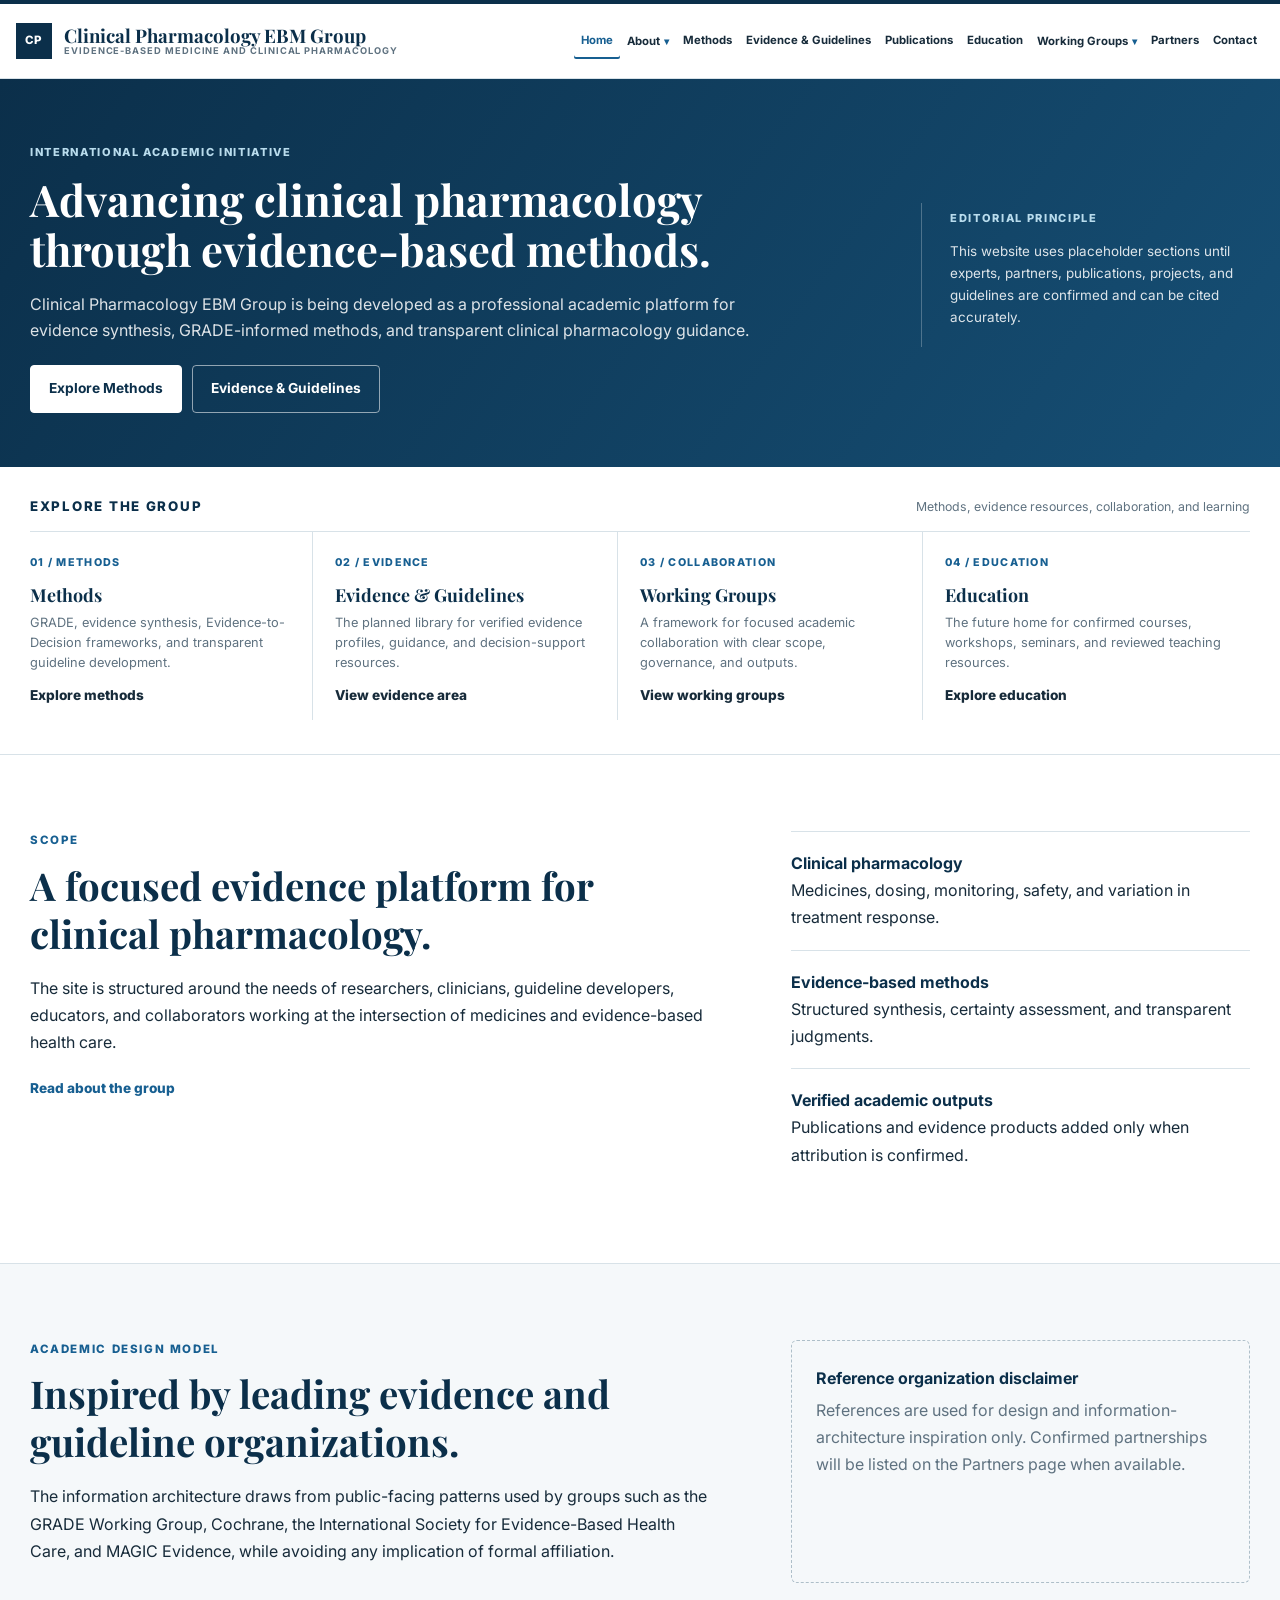
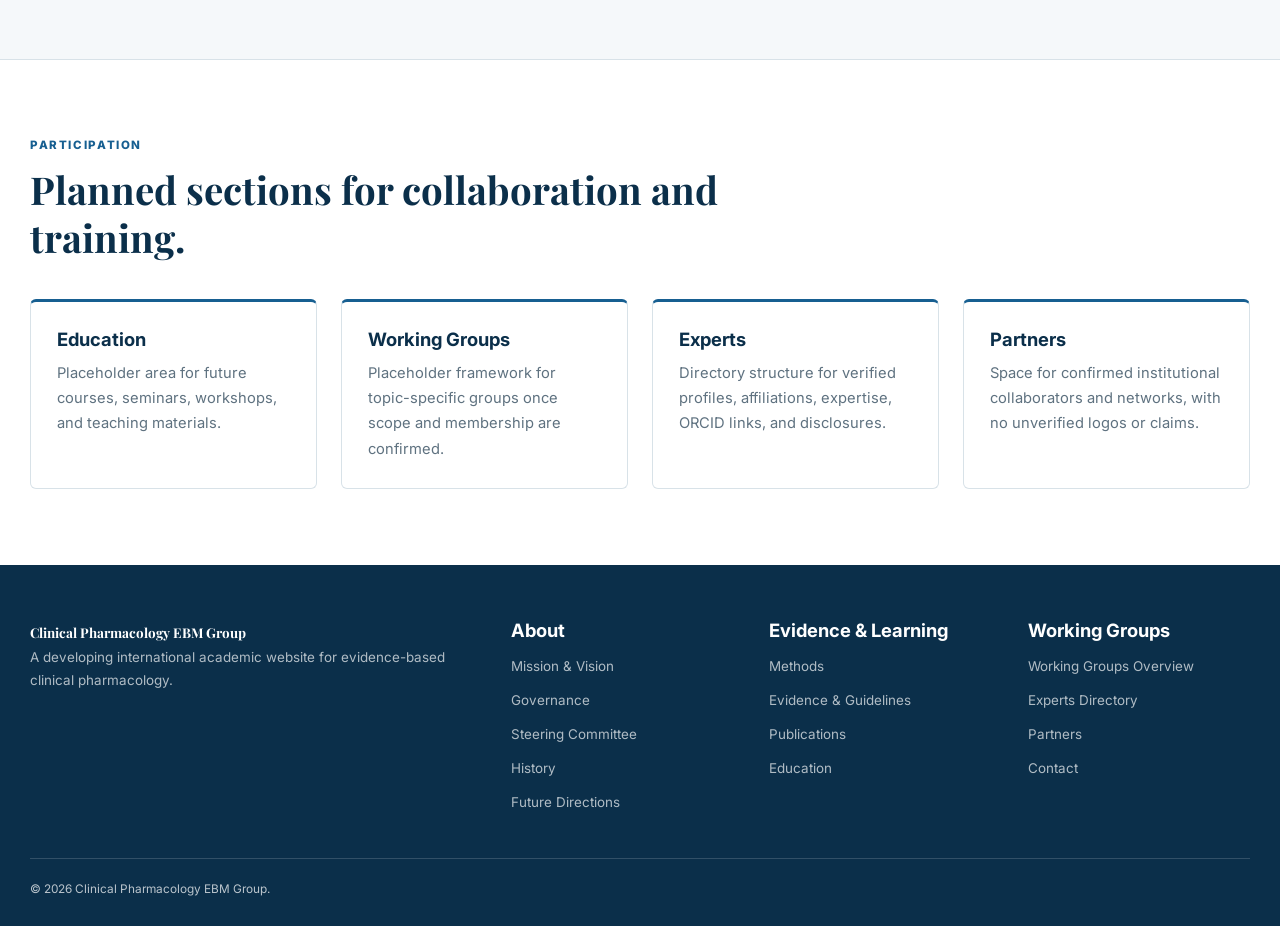
<file: index.html>
<!DOCTYPE html>
<html lang="en">
<head>
  <meta charset="UTF-8">
  <meta name="viewport" content="width=device-width, initial-scale=1.0">
  <title>Clinical Pharmacology EBM Group</title>
  <meta name="description" content="Clinical Pharmacology EBM Group is a developing international academic initiative focused on evidence-based clinical pharmacology, GRADE methods, and trustworthy health guidance.">
  <link rel="preconnect" href="https://fonts.googleapis.com">
  <link rel="preconnect" href="https://fonts.gstatic.com" crossorigin>
  <link href="https://fonts.googleapis.com/css2?family=Inter:wght@400;500;600;700;800&family=Playfair+Display:wght@600;700&display=swap" rel="stylesheet">
  <link rel="stylesheet" href="css/style.css">
</head>
<body>
  <a class="skip-link" href="#main">Skip to content</a>
  <header class="site-header">
    <div class="container header-row">
      <a class="brand" href="index.html">Clinical Pharmacology EBM Group<small>Evidence-based medicine and clinical pharmacology</small></a>
      <button class="nav-toggle" type="button" aria-expanded="false">Menu</button>
      <nav class="nav" aria-label="Primary navigation">
  <a href="index.html">Home</a>
  <div class="nav-group"><button class="nav-parent" type="button" aria-expanded="false">About</button><div class="dropdown"><a href="pages/about.html#mission">Mission &amp; Vision</a><a href="pages/about.html#governance">Governance</a><a href="pages/about.html#steering-committee">Steering Committee</a><a href="pages/about.html#history">History</a><a href="pages/about.html#future-directions">Future Directions</a></div></div>
  <a href="pages/methods.html">Methods</a>
  <a href="pages/evidence-guidelines.html">Evidence &amp; Guidelines</a>
  <a href="pages/publications.html">Publications</a>
  <a href="pages/education.html">Education</a>
  <div class="nav-group"><button class="nav-parent" type="button" aria-expanded="false">Working Groups</button><div class="dropdown"><a href="pages/working-groups.html#overview">Working Groups Overview</a><a href="pages/experts.html">Experts Directory</a><a href="pages/working-groups.html#therapeutic-drug-monitoring">Therapeutic Drug Monitoring WG</a><a href="pages/working-groups.html#pharmacogenomics">Pharmacogenomics WG</a><a href="pages/working-groups.html#drug-safety">Drug Safety WG</a><a href="pages/working-groups.html#real-world-evidence">Real-World Evidence WG</a><a href="pages/working-groups.html#guideline-methodology">Guideline Methodology WG</a></div></div>
  <a href="pages/partners.html">Partners</a>
  <a href="pages/contact.html">Contact</a>
</nav>
    </div>
  </header>

  <main id="main">
    <section class="hero">
      <div class="container hero-grid">
        <div>
          <span class="eyebrow">International academic initiative</span>
          <h1>Advancing clinical pharmacology through evidence-based methods.</h1>
          <p>Clinical Pharmacology EBM Group is being developed as a professional academic platform for evidence synthesis, GRADE-informed methods, and transparent clinical pharmacology guidance.</p>
          <div class="button-row">
            <a class="btn btn-light" href="pages/methods.html">Explore Methods</a>
            <a class="btn btn-outline" href="pages/evidence-guidelines.html">Evidence & Guidelines</a>
          </div>
        </div>
        <aside class="hero-aside">
          <span class="eyebrow">Editorial principle</span>
          <p>This website uses placeholder sections until experts, partners, publications, projects, and guidelines are confirmed and can be cited accurately.</p>
        </aside>
      </div>
    </section>

    <section class="featured-content" aria-labelledby="featured-title">
      <div class="container">
        <div class="featured-heading">
          <h2 id="featured-title">Explore the Group</h2>
          <p>Methods, evidence resources, collaboration, and learning</p>
        </div>
        <div class="featured-grid">
          <a class="featured-item" href="pages/methods.html">
            <span class="index">01 / METHODS</span>
            <h3>Methods</h3>
            <p>GRADE, evidence synthesis, Evidence-to-Decision frameworks, and transparent guideline development.</p>
            <span class="text-link">Explore methods</span>
          </a>
          <a class="featured-item" href="pages/evidence-guidelines.html">
            <span class="index">02 / EVIDENCE</span>
            <h3>Evidence & Guidelines</h3>
            <p>The planned library for verified evidence profiles, guidance, and decision-support resources.</p>
            <span class="text-link">View evidence area</span>
          </a>
          <a class="featured-item" href="pages/working-groups.html">
            <span class="index">03 / COLLABORATION</span>
            <h3>Working Groups</h3>
            <p>A framework for focused academic collaboration with clear scope, governance, and outputs.</p>
            <span class="text-link">View working groups</span>
          </a>
          <a class="featured-item" href="pages/education.html">
            <span class="index">04 / EDUCATION</span>
            <h3>Education</h3>
            <p>The future home for confirmed courses, workshops, seminars, and reviewed teaching resources.</p>
            <span class="text-link">Explore education</span>
          </a>
        </div>
      </div>
    </section>

    <section class="section">
      <div class="container split">
        <div>
          <span class="kicker">Scope</span>
          <h2>A focused evidence platform for clinical pharmacology.</h2>
          <p>The site is structured around the needs of researchers, clinicians, guideline developers, educators, and collaborators working at the intersection of medicines and evidence-based health care.</p>
          <a class="text-link" href="pages/about.html">Read about the group</a>
        </div>
        <ul class="principles">
          <li><strong>Clinical pharmacology</strong>Medicines, dosing, monitoring, safety, and variation in treatment response.</li>
          <li><strong>Evidence-based methods</strong>Structured synthesis, certainty assessment, and transparent judgments.</li>
          <li><strong>Verified academic outputs</strong>Publications and evidence products added only when attribution is confirmed.</li>
        </ul>
      </div>
    </section>

    <section class="section section-soft">
      <div class="container split">
        <div>
          <span class="kicker">Academic design model</span>
          <h2>Inspired by leading evidence and guideline organizations.</h2>
          <p>The information architecture draws from public-facing patterns used by groups such as the GRADE Working Group, Cochrane, the International Society for Evidence-Based Health Care, and MAGIC Evidence, while avoiding any implication of formal affiliation.</p>
        </div>
        <div class="placeholder">
          <strong>Reference organization disclaimer</strong>
          References are used for design and information-architecture inspiration only. Confirmed partnerships will be listed on the Partners page when available.
        </div>
      </div>
    </section>

    <section class="section">
      <div class="container">
        <div class="section-heading">
          <span class="kicker">Participation</span>
          <h2>Planned sections for collaboration and training.</h2>
        </div>
        <div class="grid-4">
          <article class="card"><h3>Education</h3><p>Placeholder area for future courses, seminars, workshops, and teaching materials.</p></article>
          <article class="card"><h3>Working Groups</h3><p>Placeholder framework for topic-specific groups once scope and membership are confirmed.</p></article>
          <article class="card"><h3>Experts</h3><p>Directory structure for verified profiles, affiliations, expertise, ORCID links, and disclosures.</p></article>
          <article class="card"><h3>Partners</h3><p>Space for confirmed institutional collaborators and networks, with no unverified logos or claims.</p></article>
        </div>
      </div>
    </section>
  </main>

  <footer class="site-footer">
  <div class="container footer-grid">
    <div><a class="brand" href="index.html">Clinical Pharmacology EBM Group</a><p>A developing international academic website for evidence-based clinical pharmacology.</p></div>
    <div><h3>About</h3><ul class="footer-links"><li><a href="pages/about.html#mission">Mission &amp; Vision</a></li><li><a href="pages/about.html#governance">Governance</a></li><li><a href="pages/about.html#steering-committee">Steering Committee</a></li><li><a href="pages/about.html#history">History</a></li><li><a href="pages/about.html#future-directions">Future Directions</a></li></ul></div>
    <div><h3>Evidence &amp; Learning</h3><ul class="footer-links"><li><a href="pages/methods.html">Methods</a></li><li><a href="pages/evidence-guidelines.html">Evidence &amp; Guidelines</a></li><li><a href="pages/publications.html">Publications</a></li><li><a href="pages/education.html">Education</a></li></ul></div>
    <div><h3>Working Groups</h3><ul class="footer-links"><li><a href="pages/working-groups.html#overview">Working Groups Overview</a></li><li><a href="pages/experts.html">Experts Directory</a></li><li><a href="pages/partners.html">Partners</a></li><li><a href="pages/contact.html">Contact</a></li></ul></div>
  </div>
  <div class="container footer-bottom">&copy; 2026 Clinical Pharmacology EBM Group.</div>
</footer>
  <script src="js/main.js"></script>
</body>
</html>
</file>
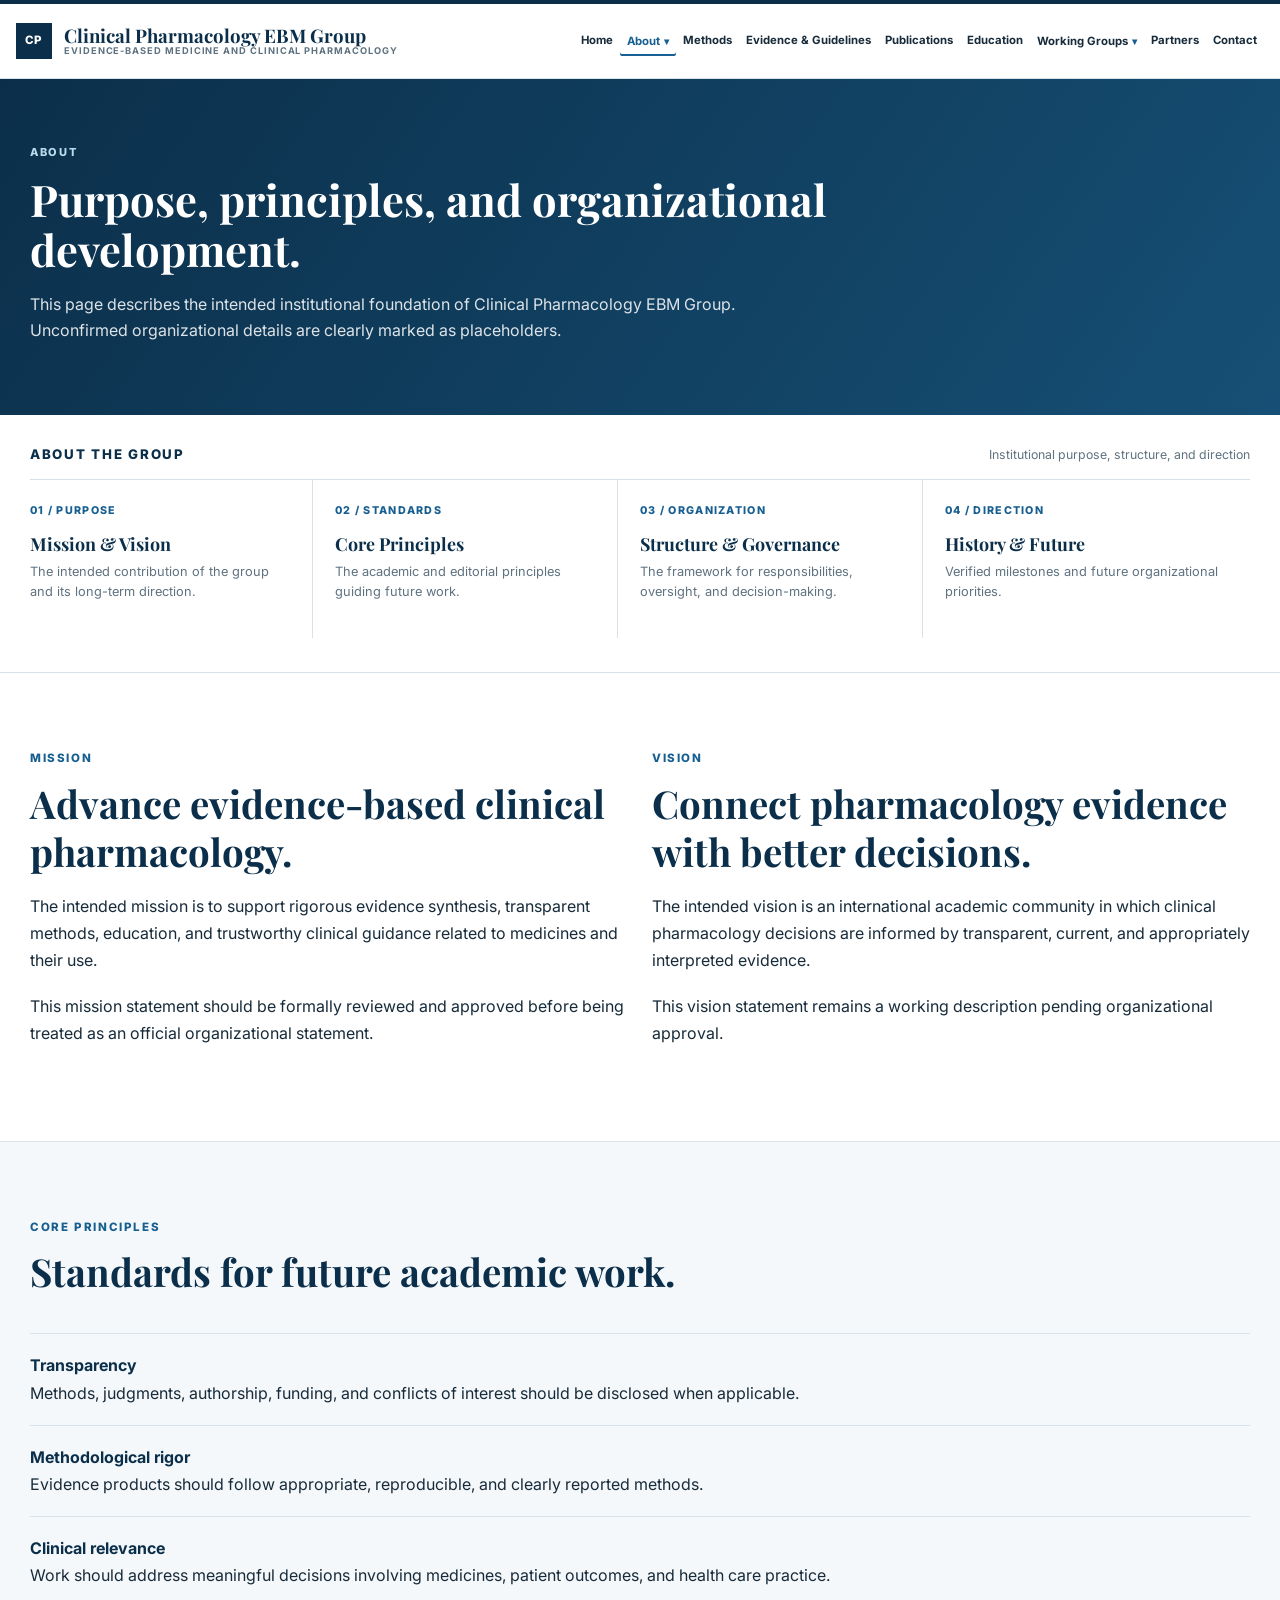
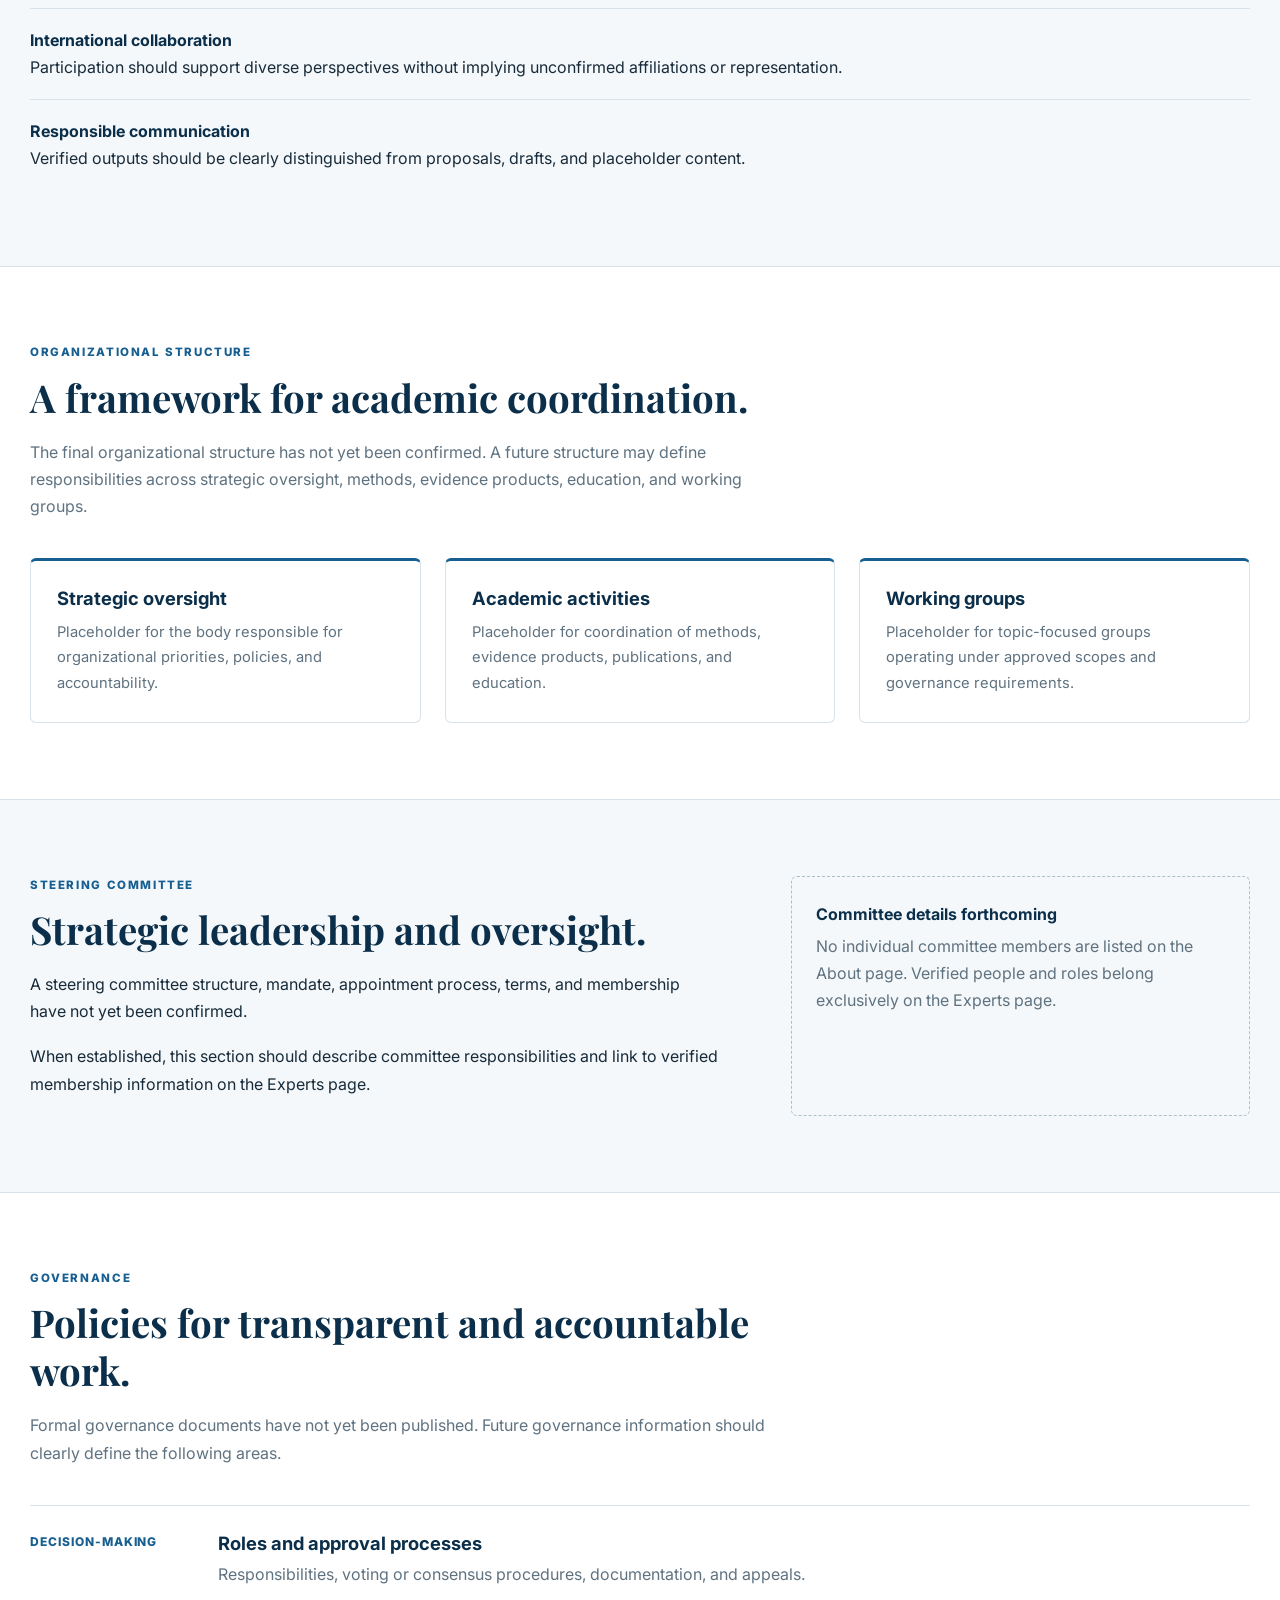
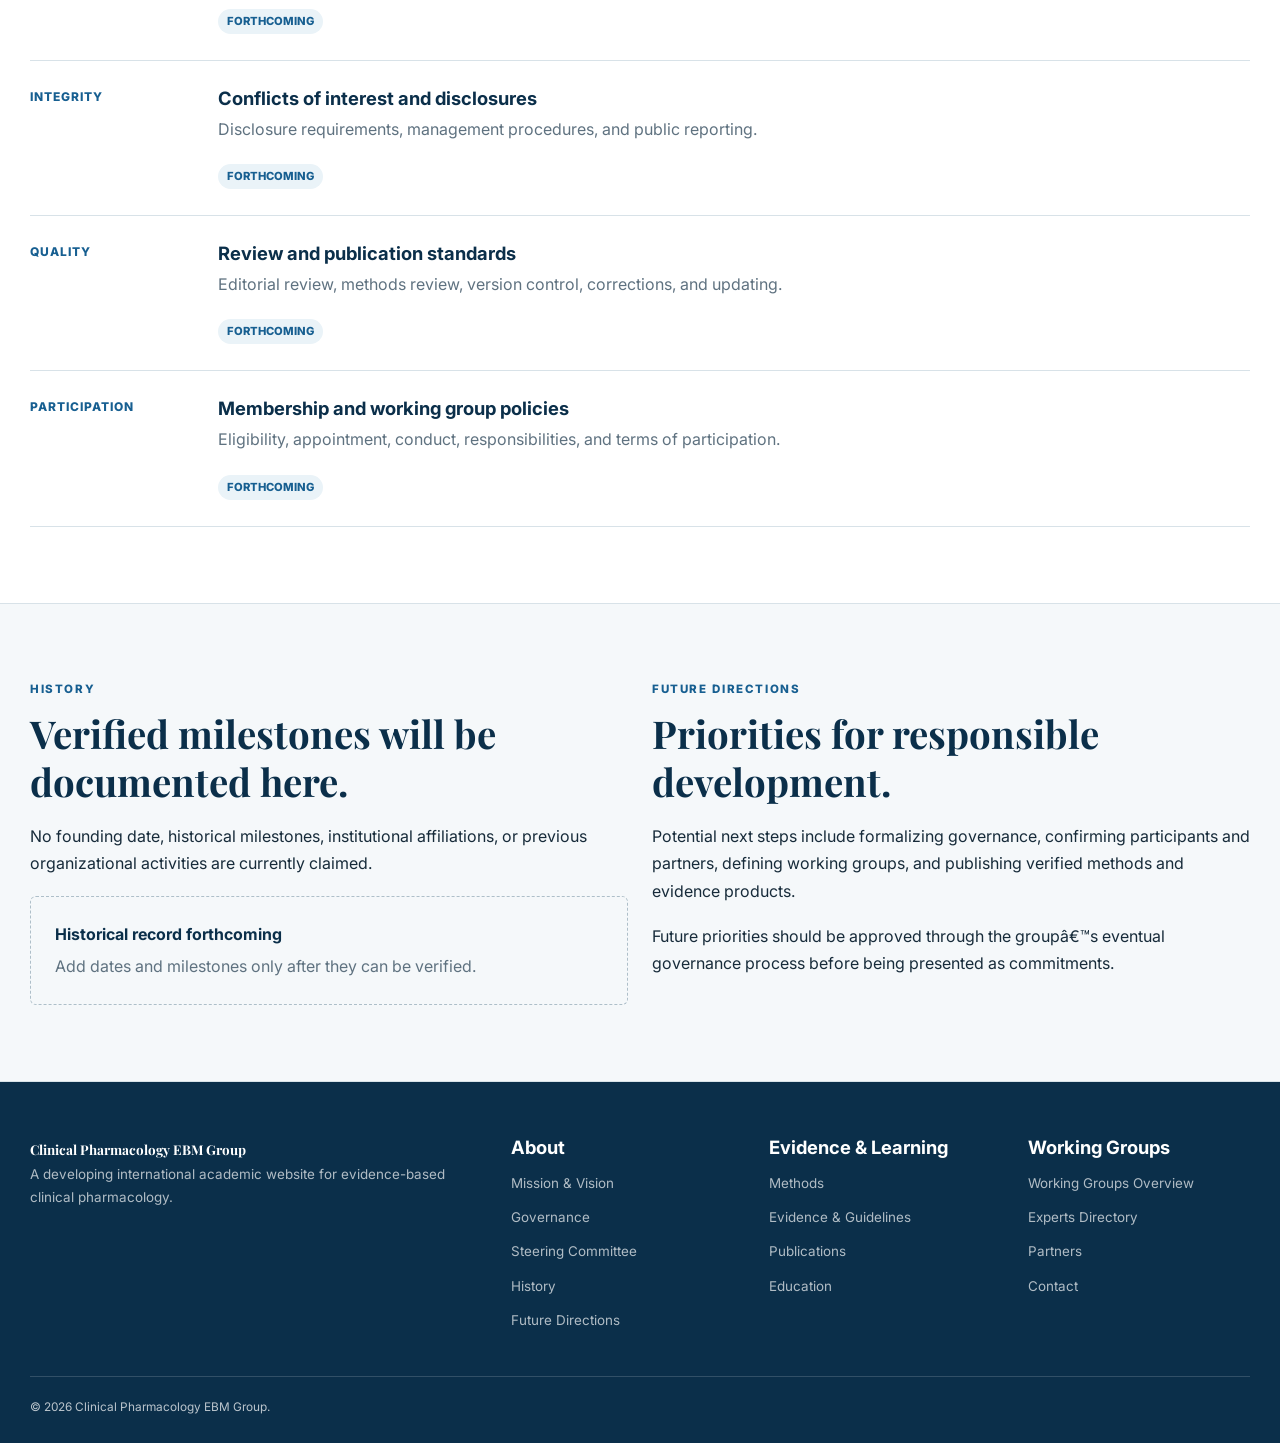
<file: pages/about.html>
<!DOCTYPE html>
<html lang="en">
<head>
  <meta charset="UTF-8">
  <meta name="viewport" content="width=device-width, initial-scale=1.0">
  <title>About - Clinical Pharmacology EBM Group</title>
  <meta name="description" content="Mission, vision, principles, structure, governance, history, and future directions of Clinical Pharmacology EBM Group.">
  <link rel="preconnect" href="https://fonts.googleapis.com">
  <link rel="preconnect" href="https://fonts.gstatic.com" crossorigin>
  <link href="https://fonts.googleapis.com/css2?family=Inter:wght@400;500;600;700;800&family=Playfair+Display:wght@600;700&display=swap" rel="stylesheet">
  <link rel="stylesheet" href="../css/style.css">
</head>
<body>
  <a class="skip-link" href="#main">Skip to content</a>
  <header class="site-header">
    <div class="container header-row">
      <a class="brand" href="../index.html">Clinical Pharmacology EBM Group<small>Evidence-based medicine and clinical pharmacology</small></a>
      <button class="nav-toggle" type="button" aria-expanded="false">Menu</button>
      <nav class="nav" aria-label="Primary navigation">
  <a href="../index.html">Home</a>
  <div class="nav-group"><button class="nav-parent" type="button" aria-expanded="false">About</button><div class="dropdown"><a href="about.html#mission">Mission &amp; Vision</a><a href="about.html#governance">Governance</a><a href="about.html#steering-committee">Steering Committee</a><a href="about.html#history">History</a><a href="about.html#future-directions">Future Directions</a></div></div>
  <a href="methods.html">Methods</a>
  <a href="evidence-guidelines.html">Evidence &amp; Guidelines</a>
  <a href="publications.html">Publications</a>
  <a href="education.html">Education</a>
  <div class="nav-group"><button class="nav-parent" type="button" aria-expanded="false">Working Groups</button><div class="dropdown"><a href="working-groups.html#overview">Working Groups Overview</a><a href="experts.html">Experts Directory</a><a href="working-groups.html#therapeutic-drug-monitoring">Therapeutic Drug Monitoring WG</a><a href="working-groups.html#pharmacogenomics">Pharmacogenomics WG</a><a href="working-groups.html#drug-safety">Drug Safety WG</a><a href="working-groups.html#real-world-evidence">Real-World Evidence WG</a><a href="working-groups.html#guideline-methodology">Guideline Methodology WG</a></div></div>
  <a href="partners.html">Partners</a>
  <a href="contact.html">Contact</a>
</nav>
    </div>
  </header>

  <main id="main">
    <section class="hero">
      <div class="container">
        <span class="eyebrow">About</span>
        <h1>Purpose, principles, and organizational development.</h1>
        <p>This page describes the intended institutional foundation of Clinical Pharmacology EBM Group. Unconfirmed organizational details are clearly marked as placeholders.</p>
      </div>
    </section>

    <section class="featured-content" aria-labelledby="about-sections">
      <div class="container">
        <div class="featured-heading">
          <h2 id="about-sections">About the Group</h2>
          <p>Institutional purpose, structure, and direction</p>
        </div>
        <div class="featured-grid">
          <a class="featured-item" href="#mission"><span class="index">01 / PURPOSE</span><h3>Mission & Vision</h3><p>The intended contribution of the group and its long-term direction.</p></a>
          <a class="featured-item" href="#principles"><span class="index">02 / STANDARDS</span><h3>Core Principles</h3><p>The academic and editorial principles guiding future work.</p></a>
          <a class="featured-item" href="#structure"><span class="index">03 / ORGANIZATION</span><h3>Structure & Governance</h3><p>The framework for responsibilities, oversight, and decision-making.</p></a>
          <a class="featured-item" href="#history"><span class="index">04 / DIRECTION</span><h3>History & Future</h3><p>Verified milestones and future organizational priorities.</p></a>
        </div>
      </div>
    </section>

    <section class="section" id="mission">
      <div class="container grid-2">
        <article>
          <span class="kicker">Mission</span>
          <h2>Advance evidence-based clinical pharmacology.</h2>
          <p>The intended mission is to support rigorous evidence synthesis, transparent methods, education, and trustworthy clinical guidance related to medicines and their use.</p>
          <p>This mission statement should be formally reviewed and approved before being treated as an official organizational statement.</p>
        </article>
        <article>
          <span class="kicker">Vision</span>
          <h2>Connect pharmacology evidence with better decisions.</h2>
          <p>The intended vision is an international academic community in which clinical pharmacology decisions are informed by transparent, current, and appropriately interpreted evidence.</p>
          <p>This vision statement remains a working description pending organizational approval.</p>
        </article>
      </div>
    </section>

    <section class="section section-soft" id="principles">
      <div class="container">
        <div class="section-heading">
          <span class="kicker">Core Principles</span>
          <h2>Standards for future academic work.</h2>
        </div>
        <ul class="principles">
          <li><strong>Transparency</strong>Methods, judgments, authorship, funding, and conflicts of interest should be disclosed when applicable.</li>
          <li><strong>Methodological rigor</strong>Evidence products should follow appropriate, reproducible, and clearly reported methods.</li>
          <li><strong>Clinical relevance</strong>Work should address meaningful decisions involving medicines, patient outcomes, and health care practice.</li>
          <li><strong>International collaboration</strong>Participation should support diverse perspectives without implying unconfirmed affiliations or representation.</li>
          <li><strong>Responsible communication</strong>Verified outputs should be clearly distinguished from proposals, drafts, and placeholder content.</li>
        </ul>
      </div>
    </section>

    <section class="section" id="structure">
      <div class="container">
        <div class="section-heading">
          <span class="kicker">Organizational Structure</span>
          <h2>A framework for academic coordination.</h2>
          <p>The final organizational structure has not yet been confirmed. A future structure may define responsibilities across strategic oversight, methods, evidence products, education, and working groups.</p>
        </div>
        <div class="grid-3">
          <article class="card"><h3>Strategic oversight</h3><p>Placeholder for the body responsible for organizational priorities, policies, and accountability.</p></article>
          <article class="card"><h3>Academic activities</h3><p>Placeholder for coordination of methods, evidence products, publications, and education.</p></article>
          <article class="card"><h3>Working groups</h3><p>Placeholder for topic-focused groups operating under approved scopes and governance requirements.</p></article>
        </div>
      </div>
    </section>

    <section class="section section-soft" id="steering-committee">
      <div class="container split">
        <div>
          <span class="kicker">Steering Committee</span>
          <h2>Strategic leadership and oversight.</h2>
          <p>A steering committee structure, mandate, appointment process, terms, and membership have not yet been confirmed.</p>
          <p>When established, this section should describe committee responsibilities and link to verified membership information on the Experts page.</p>
        </div>
        <aside class="placeholder">
          <strong>Committee details forthcoming</strong>
          No individual committee members are listed on the About page. Verified people and roles belong exclusively on the Experts page.
        </aside>
      </div>
    </section>

    <section class="section" id="governance">
      <div class="container">
        <div class="section-heading">
          <span class="kicker">Governance</span>
          <h2>Policies for transparent and accountable work.</h2>
          <p>Formal governance documents have not yet been published. Future governance information should clearly define the following areas.</p>
        </div>
        <div class="listing">
          <article class="listing-item"><div class="listing-label">Decision-making</div><div><h3>Roles and approval processes</h3><p class="muted">Responsibilities, voting or consensus procedures, documentation, and appeals.</p><span class="status">Forthcoming</span></div></article>
          <article class="listing-item"><div class="listing-label">Integrity</div><div><h3>Conflicts of interest and disclosures</h3><p class="muted">Disclosure requirements, management procedures, and public reporting.</p><span class="status">Forthcoming</span></div></article>
          <article class="listing-item"><div class="listing-label">Quality</div><div><h3>Review and publication standards</h3><p class="muted">Editorial review, methods review, version control, corrections, and updating.</p><span class="status">Forthcoming</span></div></article>
          <article class="listing-item"><div class="listing-label">Participation</div><div><h3>Membership and working group policies</h3><p class="muted">Eligibility, appointment, conduct, responsibilities, and terms of participation.</p><span class="status">Forthcoming</span></div></article>
        </div>
      </div>
    </section>

    <section class="section section-soft" id="history">
      <div class="container grid-2">
        <article>
          <span class="kicker">History</span>
          <h2>Verified milestones will be documented here.</h2>
          <p>No founding date, historical milestones, institutional affiliations, or previous organizational activities are currently claimed.</p>
          <div class="placeholder"><strong>Historical record forthcoming</strong>Add dates and milestones only after they can be verified.</div>
        </article>
        <article id="future-directions">
          <span class="kicker">Future Directions</span>
          <h2>Priorities for responsible development.</h2>
          <p>Potential next steps include formalizing governance, confirming participants and partners, defining working groups, and publishing verified methods and evidence products.</p>
          <p>Future priorities should be approved through the groupâ€™s eventual governance process before being presented as commitments.</p>
        </article>
      </div>
    </section>
  </main>

  <footer class="site-footer">
  <div class="container footer-grid">
    <div><a class="brand" href="../index.html">Clinical Pharmacology EBM Group</a><p>A developing international academic website for evidence-based clinical pharmacology.</p></div>
    <div><h3>About</h3><ul class="footer-links"><li><a href="about.html#mission">Mission &amp; Vision</a></li><li><a href="about.html#governance">Governance</a></li><li><a href="about.html#steering-committee">Steering Committee</a></li><li><a href="about.html#history">History</a></li><li><a href="about.html#future-directions">Future Directions</a></li></ul></div>
    <div><h3>Evidence &amp; Learning</h3><ul class="footer-links"><li><a href="methods.html">Methods</a></li><li><a href="evidence-guidelines.html">Evidence &amp; Guidelines</a></li><li><a href="publications.html">Publications</a></li><li><a href="education.html">Education</a></li></ul></div>
    <div><h3>Working Groups</h3><ul class="footer-links"><li><a href="working-groups.html#overview">Working Groups Overview</a></li><li><a href="experts.html">Experts Directory</a></li><li><a href="partners.html">Partners</a></li><li><a href="contact.html">Contact</a></li></ul></div>
  </div>
  <div class="container footer-bottom">&copy; 2026 Clinical Pharmacology EBM Group.</div>
</footer>
  <script src="../js/main.js"></script>
</body>
</html>
</file>
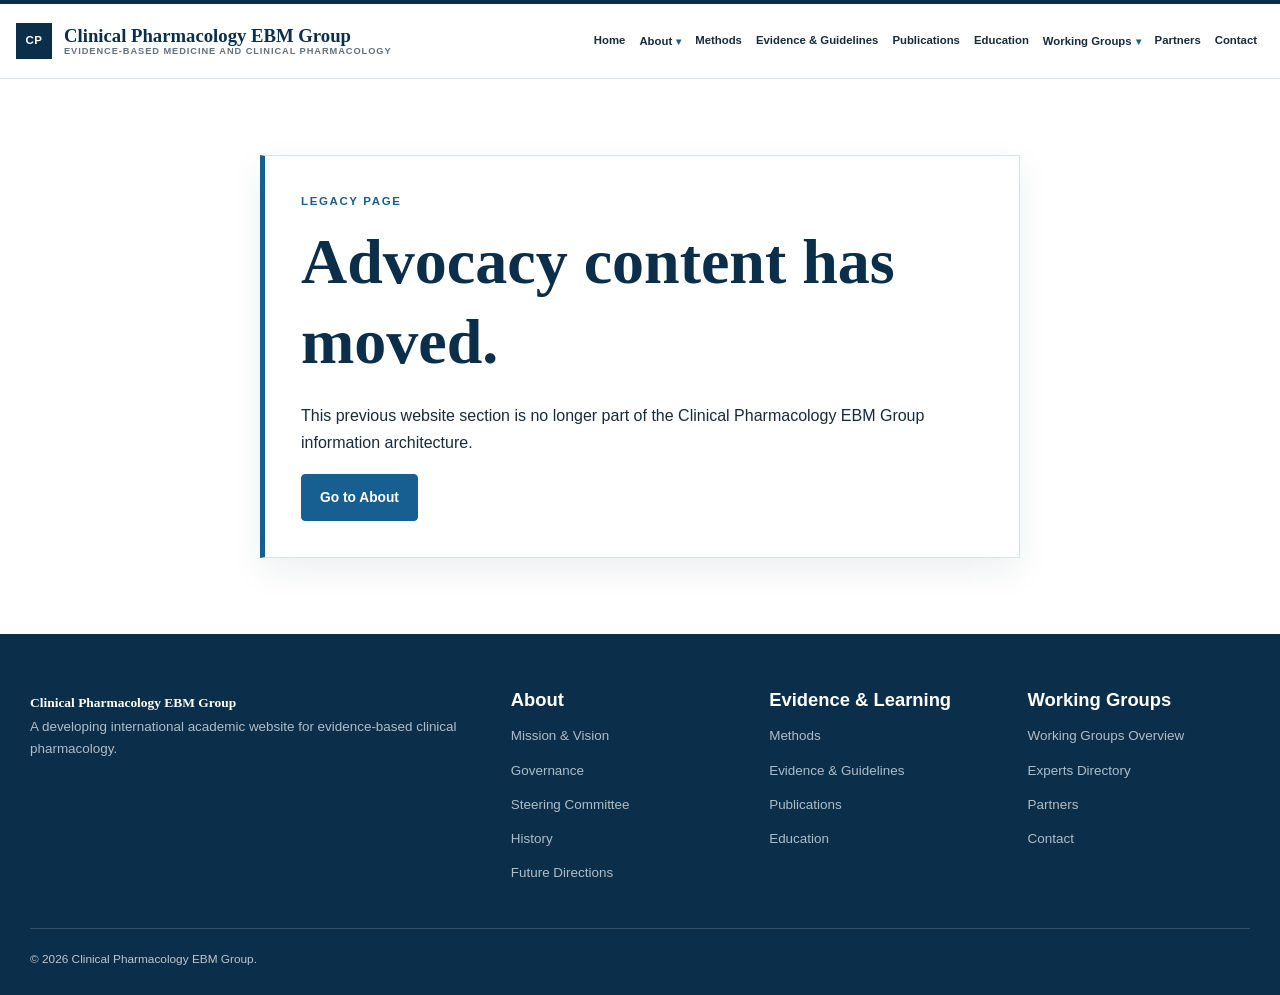
<file: pages/advocacy.html>
<!DOCTYPE html><html lang="en"><head><meta charset="UTF-8"><meta name="viewport" content="width=device-width,initial-scale=1.0"><title>Legacy Page - Clinical Pharmacology EBM Group</title><link rel="stylesheet" href="../css/style.css"></head><body>
<header class="site-header"><div class="container header-row"><a class="brand" href="../index.html">Clinical Pharmacology EBM Group<small>Evidence-based medicine and clinical pharmacology</small></a><button class="nav-toggle" type="button" aria-expanded="false">Menu</button><nav class="nav" aria-label="Primary navigation">
  <a href="../index.html">Home</a>
  <div class="nav-group"><button class="nav-parent" type="button" aria-expanded="false">About</button><div class="dropdown"><a href="about.html#mission">Mission &amp; Vision</a><a href="about.html#governance">Governance</a><a href="about.html#steering-committee">Steering Committee</a><a href="about.html#history">History</a><a href="about.html#future-directions">Future Directions</a></div></div>
  <a href="methods.html">Methods</a>
  <a href="evidence-guidelines.html">Evidence &amp; Guidelines</a>
  <a href="publications.html">Publications</a>
  <a href="education.html">Education</a>
  <div class="nav-group"><button class="nav-parent" type="button" aria-expanded="false">Working Groups</button><div class="dropdown"><a href="working-groups.html#overview">Working Groups Overview</a><a href="experts.html">Experts Directory</a><a href="working-groups.html#therapeutic-drug-monitoring">Therapeutic Drug Monitoring WG</a><a href="working-groups.html#pharmacogenomics">Pharmacogenomics WG</a><a href="working-groups.html#drug-safety">Drug Safety WG</a><a href="working-groups.html#real-world-evidence">Real-World Evidence WG</a><a href="working-groups.html#guideline-methodology">Guideline Methodology WG</a></div></div>
  <a href="partners.html">Partners</a>
  <a href="contact.html">Contact</a>
</nav></div></header>
<main class="section"><div class="container"><div class="notice"><span class="kicker">Legacy page</span><h1>Advocacy content has moved.</h1><p>This previous website section is no longer part of the Clinical Pharmacology EBM Group information architecture.</p><a class="btn" href="about.html">Go to About</a></div></div></main>
<footer class="site-footer">
  <div class="container footer-grid">
    <div><a class="brand" href="../index.html">Clinical Pharmacology EBM Group</a><p>A developing international academic website for evidence-based clinical pharmacology.</p></div>
    <div><h3>About</h3><ul class="footer-links"><li><a href="about.html#mission">Mission &amp; Vision</a></li><li><a href="about.html#governance">Governance</a></li><li><a href="about.html#steering-committee">Steering Committee</a></li><li><a href="about.html#history">History</a></li><li><a href="about.html#future-directions">Future Directions</a></li></ul></div>
    <div><h3>Evidence &amp; Learning</h3><ul class="footer-links"><li><a href="methods.html">Methods</a></li><li><a href="evidence-guidelines.html">Evidence &amp; Guidelines</a></li><li><a href="publications.html">Publications</a></li><li><a href="education.html">Education</a></li></ul></div>
    <div><h3>Working Groups</h3><ul class="footer-links"><li><a href="working-groups.html#overview">Working Groups Overview</a></li><li><a href="experts.html">Experts Directory</a></li><li><a href="partners.html">Partners</a></li><li><a href="contact.html">Contact</a></li></ul></div>
  </div>
  <div class="container footer-bottom">&copy; 2026 Clinical Pharmacology EBM Group.</div>
</footer><script src="../js/main.js"></script></body></html>
</file>
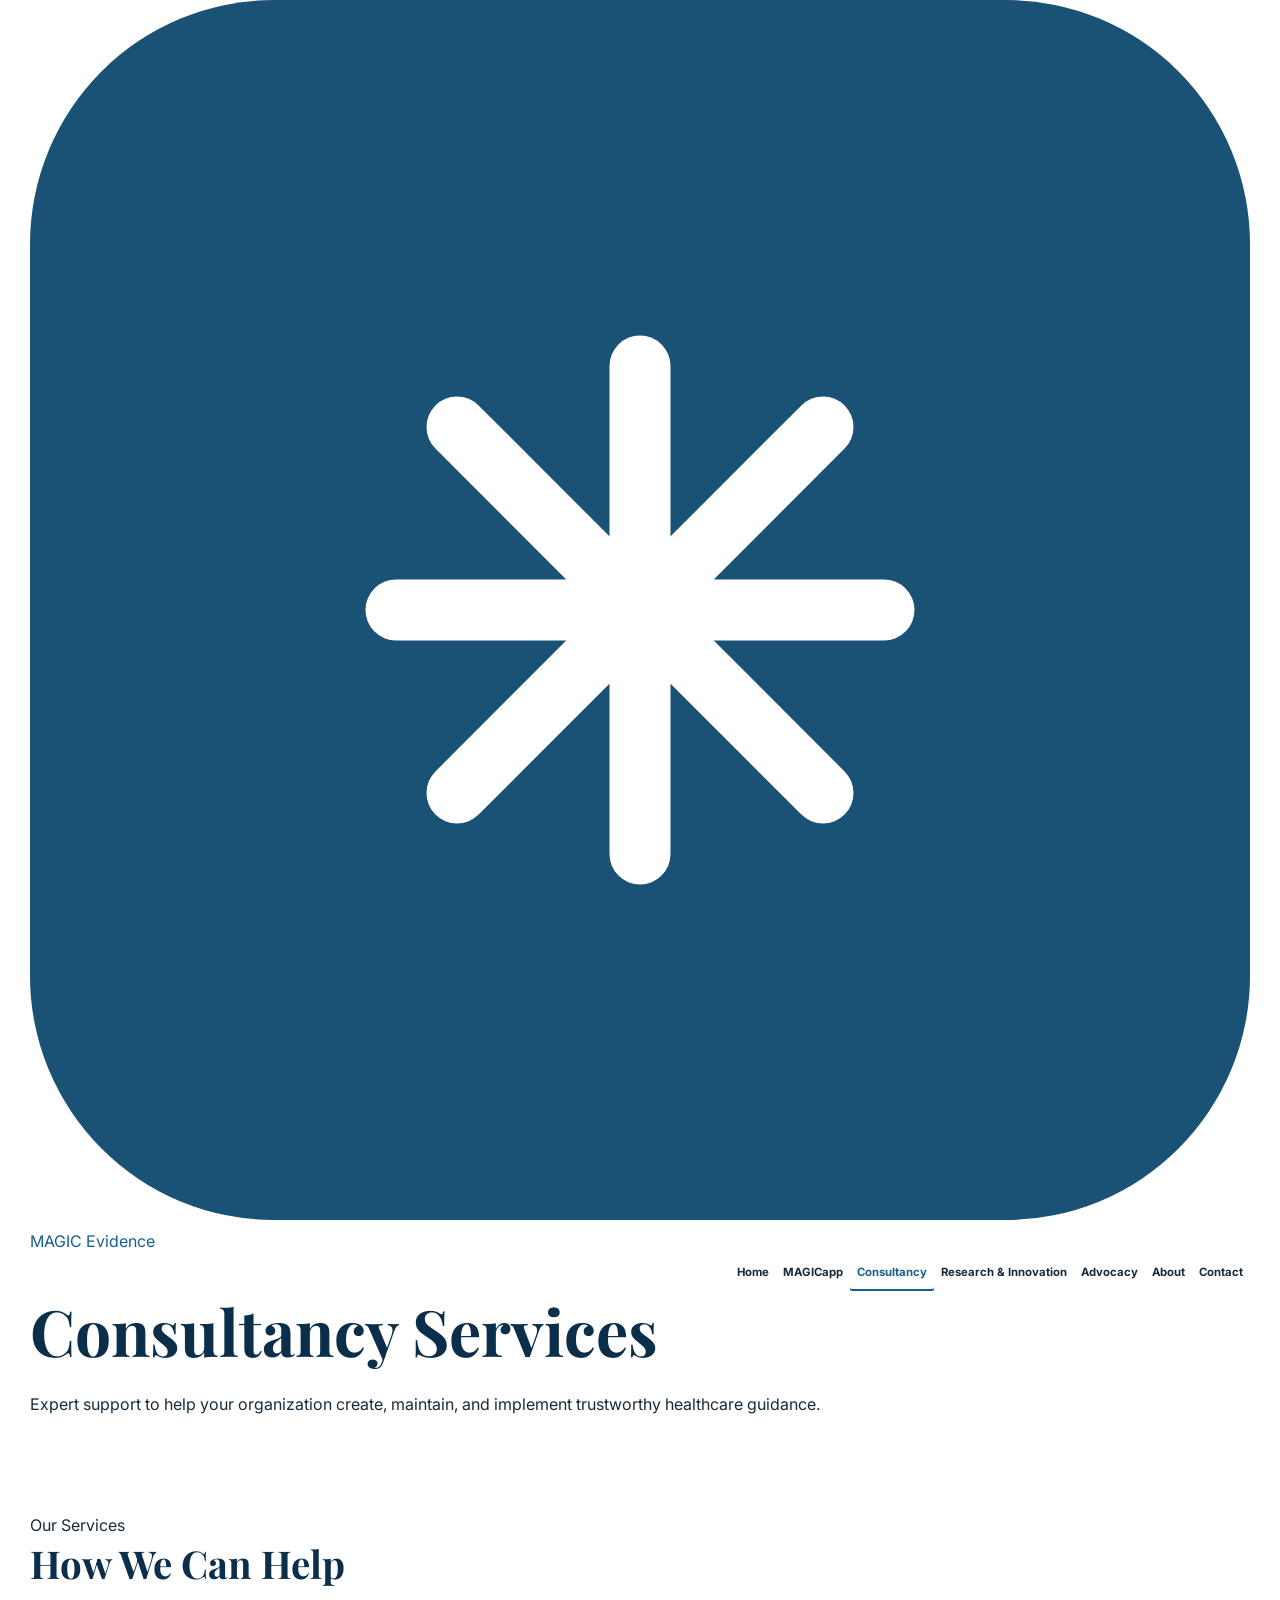
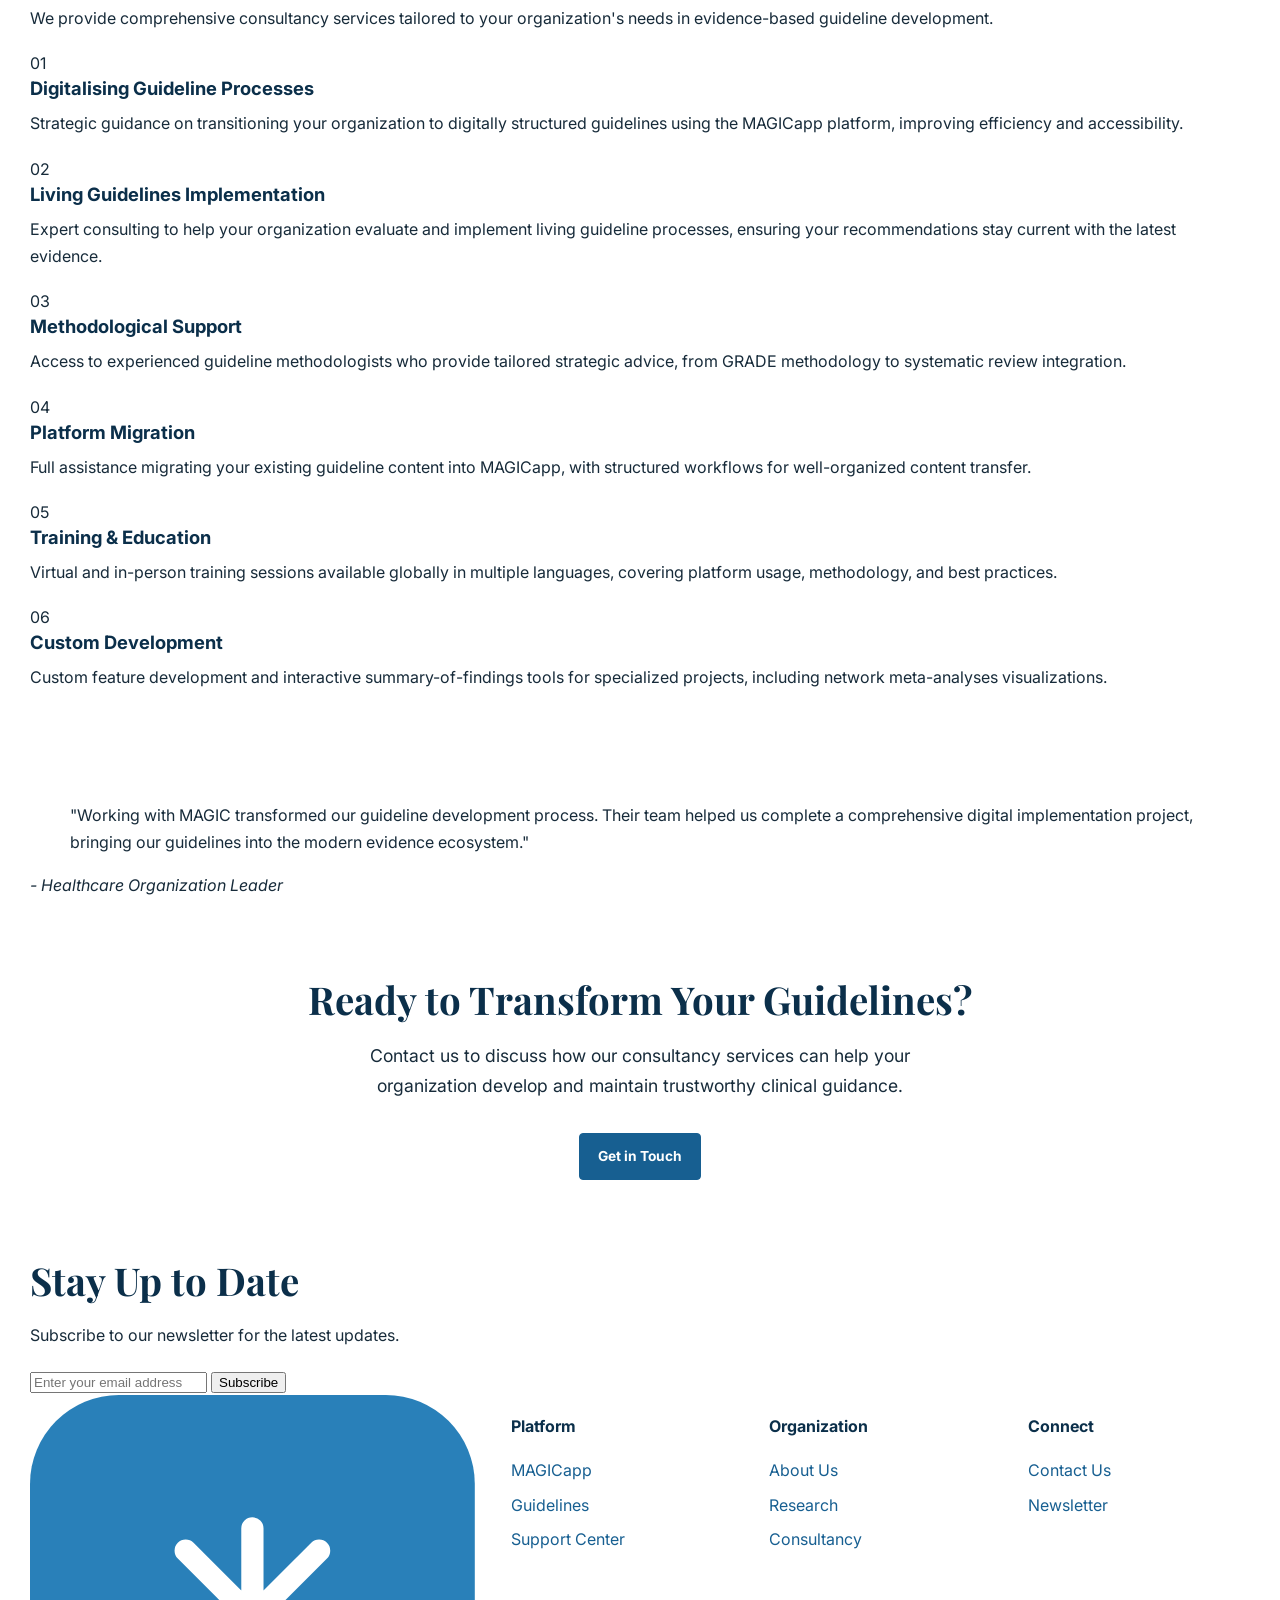
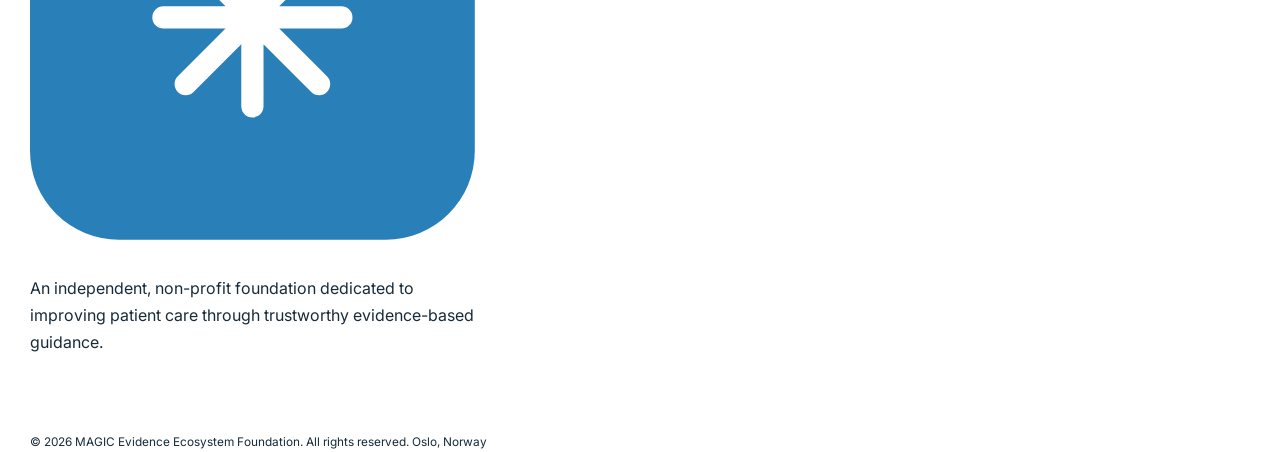
<file: pages/consultancy.html>
<!DOCTYPE html>
<html lang="zh-CN">
<head>
  <meta charset="UTF-8">
  <meta name="viewport" content="width=device-width, initial-scale=1.0">
  <title>Consultancy Services - MAGIC Evidence</title>
  <meta name="description" content="Expert consultancy services for healthcare organizations creating trustworthy clinical guidelines.">
  <link rel="preconnect" href="https://fonts.googleapis.com">
  <link rel="preconnect" href="https://fonts.gstatic.com" crossorigin>
  <link href="https://fonts.googleapis.com/css2?family=Inter:wght@400;500;600;700&family=Playfair+Display:wght@600;700&display=swap" rel="stylesheet">
  <link rel="stylesheet" href="../css/style.css">
  <link rel="icon" type="image/svg+xml" href="data:image/svg+xml,%3Csvg xmlns='http://www.w3.org/2000/svg' viewBox='0 0 100 100'%3E%3Ctext y='.9em' font-size='90'%3E%F0%9F%8F%A5%3C/text%3E%3C/svg%3E">
</head>
<body>
  <!-- Header -->
  <header class="header">
    <div class="container">
      <a href="../index.html" class="logo">
        <svg viewBox="0 0 40 40" fill="none" xmlns="http://www.w3.org/2000/svg">
          <rect width="40" height="40" rx="8" fill="#1a5276"/>
          <path d="M12 20h16M20 12v16M14 14l12 12M26 14L14 26" stroke="#fff" stroke-width="2" stroke-linecap="round"/>
        </svg>
        MAGIC Evidence
      </a>
      <button class="nav-toggle" aria-label="Toggle navigation">
        <span></span><span></span><span></span>
      </button>
      <nav class="nav">
        <a href="../index.html">Home</a>
        <a href="platform.html">MAGICapp</a>
        <a href="consultancy.html" class="active">Consultancy</a>
        <a href="research.html">Research & Innovation</a>
        <a href="advocacy.html">Advocacy</a>
        <a href="about.html">About</a>
        <a href="contact.html">Contact</a>
      </nav>
    </div>
  </header>

  <!-- Page Hero -->
  <section class="page-hero">
    <div class="container">
      <h1>Consultancy Services</h1>
      <p>Expert support to help your organization create, maintain, and implement trustworthy healthcare guidance.</p>
    </div>
  </section>

  <!-- Services -->
  <section class="section">
    <div class="container">
      <div class="section-header">
        <span class="section-tag">Our Services</span>
        <h2>How We Can Help</h2>
        <p>We provide comprehensive consultancy services tailored to your organization's needs in evidence-based guideline development.</p>
      </div>
      <div class="services-grid">
        <div class="service-card">
          <div class="service-number">01</div>
          <h3>Digitalising Guideline Processes</h3>
          <p>Strategic guidance on transitioning your organization to digitally structured guidelines using the MAGICapp platform, improving efficiency and accessibility.</p>
        </div>
        <div class="service-card">
          <div class="service-number">02</div>
          <h3>Living Guidelines Implementation</h3>
          <p>Expert consulting to help your organization evaluate and implement living guideline processes, ensuring your recommendations stay current with the latest evidence.</p>
        </div>
        <div class="service-card">
          <div class="service-number">03</div>
          <h3>Methodological Support</h3>
          <p>Access to experienced guideline methodologists who provide tailored strategic advice, from GRADE methodology to systematic review integration.</p>
        </div>
        <div class="service-card">
          <div class="service-number">04</div>
          <h3>Platform Migration</h3>
          <p>Full assistance migrating your existing guideline content into MAGICapp, with structured workflows for well-organized content transfer.</p>
        </div>
        <div class="service-card">
          <div class="service-number">05</div>
          <h3>Training & Education</h3>
          <p>Virtual and in-person training sessions available globally in multiple languages, covering platform usage, methodology, and best practices.</p>
        </div>
        <div class="service-card">
          <div class="service-number">06</div>
          <h3>Custom Development</h3>
          <p>Custom feature development and interactive summary-of-findings tools for specialized projects, including network meta-analyses visualizations.</p>
        </div>
      </div>
    </div>
  </section>

  <!-- Testimonial -->
  <section class="testimonial">
    <div class="container">
      <blockquote>
        "Working with MAGIC transformed our guideline development process. Their team helped us complete a comprehensive digital implementation project, bringing our guidelines into the modern evidence ecosystem."
      </blockquote>
      <cite>- Healthcare Organization Leader</cite>
    </div>
  </section>

  <!-- CTA -->
  <section class="section" style="text-align:center;">
    <div class="container">
      <h2>Ready to Transform Your Guidelines?</h2>
      <p style="max-width:560px;margin:0 auto 32px;color:var(--text-light);font-size:1.1rem;">Contact us to discuss how our consultancy services can help your organization develop and maintain trustworthy clinical guidance.</p>
      <a href="contact.html" class="btn btn-primary">Get in Touch</a>
    </div>
  </section>

  <!-- Newsletter -->
  <section class="newsletter">
    <div class="container">
      <h2>Stay Up to Date</h2>
      <p>Subscribe to our newsletter for the latest updates.</p>
      <form class="newsletter-form">
        <input type="email" placeholder="Enter your email address" required>
        <button type="submit">Subscribe</button>
      </form>
    </div>
  </section>

  <!-- Footer -->
  <footer class="footer">
    <div class="container">
      <div class="footer-grid">
        <div class="footer-brand">
          <a href="../index.html" class="logo" style="color:#fff;">
            <svg viewBox="0 0 40 40" fill="none" xmlns="http://www.w3.org/2000/svg">
              <rect width="40" height="40" rx="8" fill="#2980b9"/>
              <path d="M12 20h16M20 12v16M14 14l12 12M26 14L14 26" stroke="#fff" stroke-width="2" stroke-linecap="round"/>
            </svg>
            MAGIC Evidence
          </a>
          <p>An independent, non-profit foundation dedicated to improving patient care through trustworthy evidence-based guidance.</p>
        </div>
        <div>
          <h4>Platform</h4>
          <ul class="footer-links">
            <li><a href="platform.html">MAGICapp</a></li>
            <li><a href="#">Guidelines</a></li>
            <li><a href="#">Support Center</a></li>
          </ul>
        </div>
        <div>
          <h4>Organization</h4>
          <ul class="footer-links">
            <li><a href="about.html">About Us</a></li>
            <li><a href="research.html">Research</a></li>
            <li><a href="consultancy.html">Consultancy</a></li>
          </ul>
        </div>
        <div>
          <h4>Connect</h4>
          <ul class="footer-links">
            <li><a href="contact.html">Contact Us</a></li>
            <li><a href="#">Newsletter</a></li>
          </ul>
        </div>
      </div>
      <div class="footer-bottom">
        <span>&copy; 2026 MAGIC Evidence Ecosystem Foundation. All rights reserved.</span>
        <span>Oslo, Norway</span>
      </div>
    </div>
  </footer>

  <script src="../js/main.js"></script>
</body>
</html>
</file>
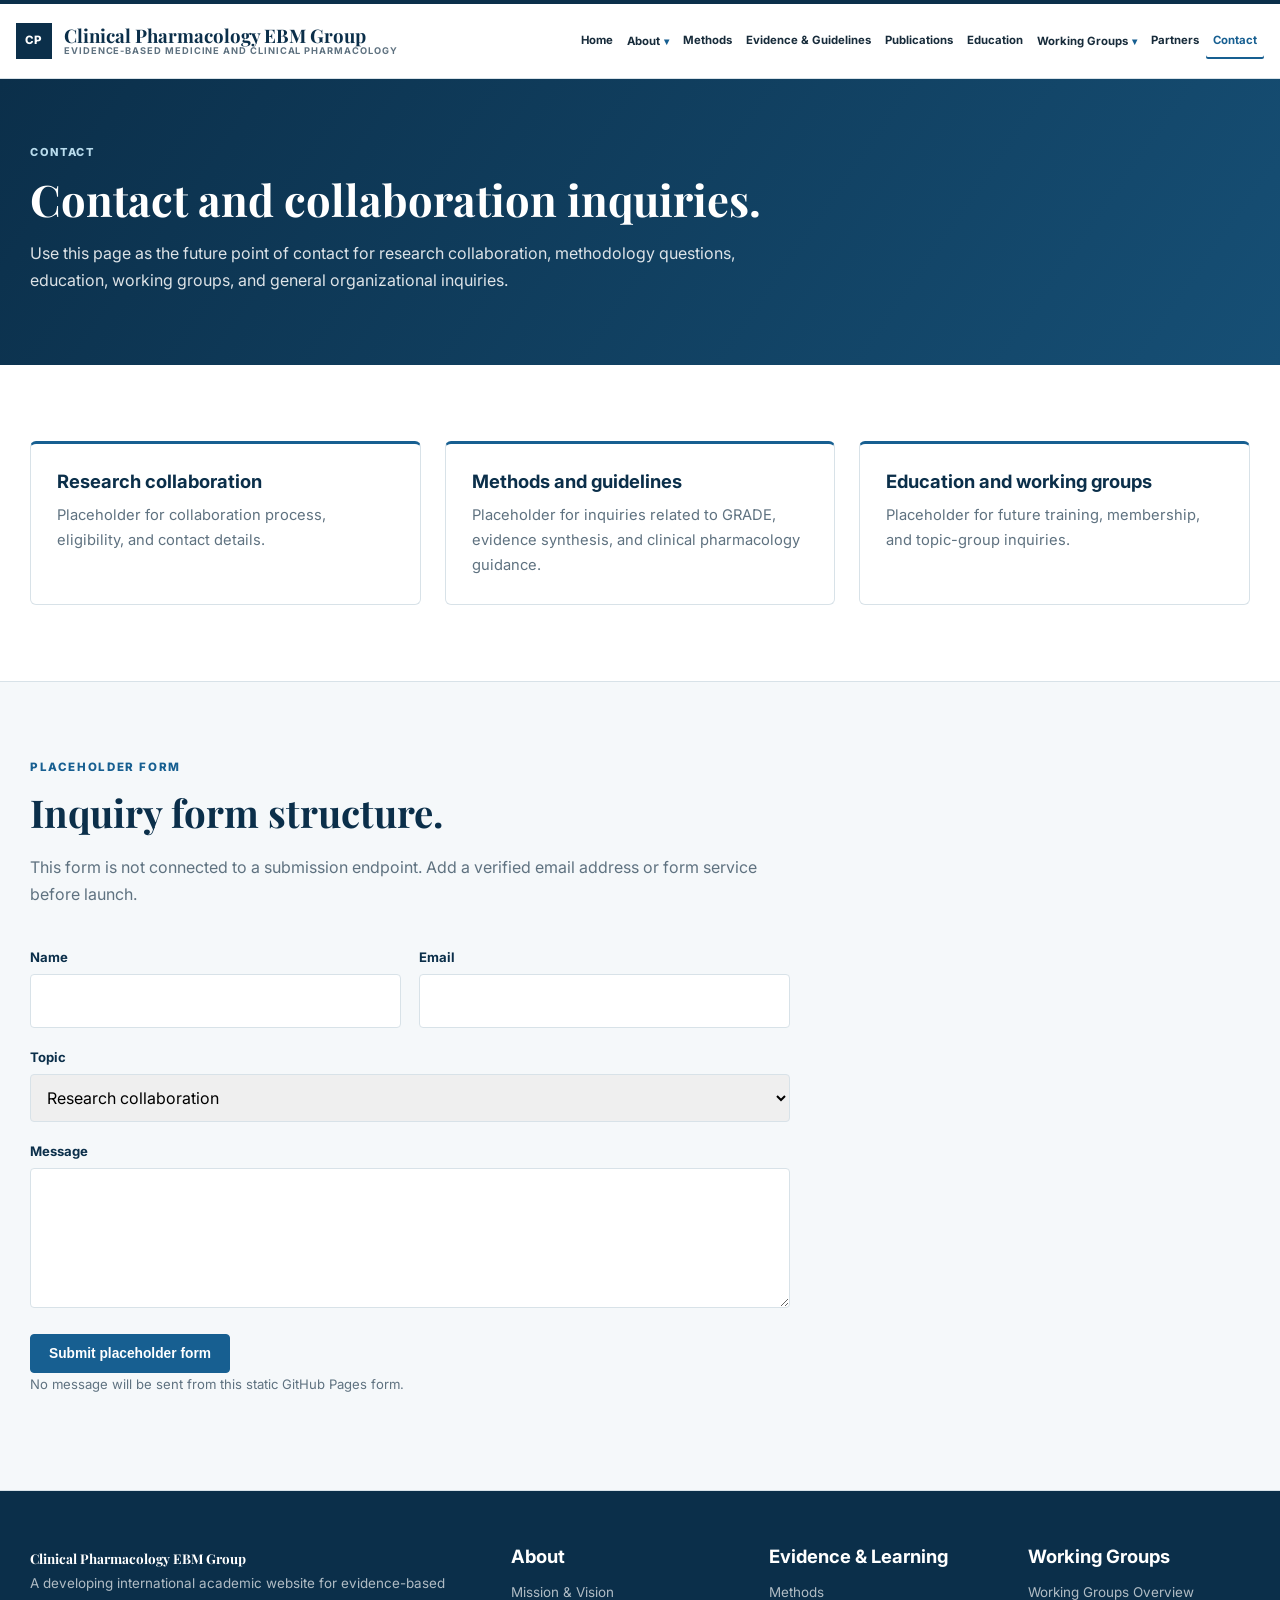
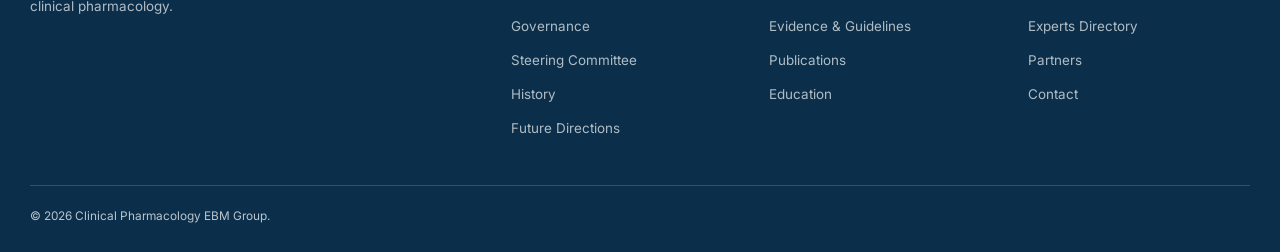
<file: pages/contact.html>
<!DOCTYPE html>
<html lang="en">
<head>
  <meta charset="UTF-8">
  <meta name="viewport" content="width=device-width, initial-scale=1.0">
  <title>Contact - Clinical Pharmacology EBM Group</title>
  <meta name="description" content="Contact placeholders for Clinical Pharmacology EBM Group collaboration, methods, education, and working group inquiries.">
  <link rel="preconnect" href="https://fonts.googleapis.com">
  <link rel="preconnect" href="https://fonts.gstatic.com" crossorigin>
  <link href="https://fonts.googleapis.com/css2?family=Inter:wght@400;500;600;700;800&family=Playfair+Display:wght@600;700&display=swap" rel="stylesheet">
  <link rel="stylesheet" href="../css/style.css">
</head>
<body>
  <a class="skip-link" href="#main">Skip to content</a>
  <header class="site-header"><div class="container header-row"><a class="brand" href="../index.html">Clinical Pharmacology EBM Group<small>Evidence-based medicine and clinical pharmacology</small></a><button class="nav-toggle" type="button" aria-expanded="false">Menu</button><nav class="nav" aria-label="Primary navigation">
  <a href="../index.html">Home</a>
  <div class="nav-group"><button class="nav-parent" type="button" aria-expanded="false">About</button><div class="dropdown"><a href="about.html#mission">Mission &amp; Vision</a><a href="about.html#governance">Governance</a><a href="about.html#steering-committee">Steering Committee</a><a href="about.html#history">History</a><a href="about.html#future-directions">Future Directions</a></div></div>
  <a href="methods.html">Methods</a>
  <a href="evidence-guidelines.html">Evidence &amp; Guidelines</a>
  <a href="publications.html">Publications</a>
  <a href="education.html">Education</a>
  <div class="nav-group"><button class="nav-parent" type="button" aria-expanded="false">Working Groups</button><div class="dropdown"><a href="working-groups.html#overview">Working Groups Overview</a><a href="experts.html">Experts Directory</a><a href="working-groups.html#therapeutic-drug-monitoring">Therapeutic Drug Monitoring WG</a><a href="working-groups.html#pharmacogenomics">Pharmacogenomics WG</a><a href="working-groups.html#drug-safety">Drug Safety WG</a><a href="working-groups.html#real-world-evidence">Real-World Evidence WG</a><a href="working-groups.html#guideline-methodology">Guideline Methodology WG</a></div></div>
  <a href="partners.html">Partners</a>
  <a href="contact.html">Contact</a>
</nav></div></header>
  <main id="main">
    <section class="hero"><div class="container"><span class="eyebrow">Contact</span><h1>Contact and collaboration inquiries.</h1><p>Use this page as the future point of contact for research collaboration, methodology questions, education, working groups, and general organizational inquiries.</p></div></section>
    <section class="section"><div class="container"><div class="grid-3"><article class="card"><h3>Research collaboration</h3><p>Placeholder for collaboration process, eligibility, and contact details.</p></article><article class="card"><h3>Methods and guidelines</h3><p>Placeholder for inquiries related to GRADE, evidence synthesis, and clinical pharmacology guidance.</p></article><article class="card"><h3>Education and working groups</h3><p>Placeholder for future training, membership, and topic-group inquiries.</p></article></div></div></section>
    <section class="section section-soft"><div class="container"><div class="section-heading"><span class="kicker">Placeholder form</span><h2>Inquiry form structure.</h2><p>This form is not connected to a submission endpoint. Add a verified email address or form service before launch.</p></div><form class="form" data-demo-form><div class="form-grid"><div class="field"><label for="name">Name</label><input id="name" name="name" type="text"></div><div class="field"><label for="email">Email</label><input id="email" name="email" type="email"></div></div><div class="field"><label for="topic">Topic</label><select id="topic" name="topic"><option>Research collaboration</option><option>Methods or guidelines</option><option>Education</option><option>Working groups</option><option>General inquiry</option></select></div><div class="field"><label for="message">Message</label><textarea id="message" name="message"></textarea></div><button class="btn" type="submit">Submit placeholder form</button><p class="form-note">No message will be sent from this static GitHub Pages form.</p></form></div></section>
  </main>
  <footer class="site-footer">
  <div class="container footer-grid">
    <div><a class="brand" href="../index.html">Clinical Pharmacology EBM Group</a><p>A developing international academic website for evidence-based clinical pharmacology.</p></div>
    <div><h3>About</h3><ul class="footer-links"><li><a href="about.html#mission">Mission &amp; Vision</a></li><li><a href="about.html#governance">Governance</a></li><li><a href="about.html#steering-committee">Steering Committee</a></li><li><a href="about.html#history">History</a></li><li><a href="about.html#future-directions">Future Directions</a></li></ul></div>
    <div><h3>Evidence &amp; Learning</h3><ul class="footer-links"><li><a href="methods.html">Methods</a></li><li><a href="evidence-guidelines.html">Evidence &amp; Guidelines</a></li><li><a href="publications.html">Publications</a></li><li><a href="education.html">Education</a></li></ul></div>
    <div><h3>Working Groups</h3><ul class="footer-links"><li><a href="working-groups.html#overview">Working Groups Overview</a></li><li><a href="experts.html">Experts Directory</a></li><li><a href="partners.html">Partners</a></li><li><a href="contact.html">Contact</a></li></ul></div>
  </div>
  <div class="container footer-bottom">&copy; 2026 Clinical Pharmacology EBM Group.</div>
</footer>
  <script src="../js/main.js"></script>
</body>
</html>
</file>
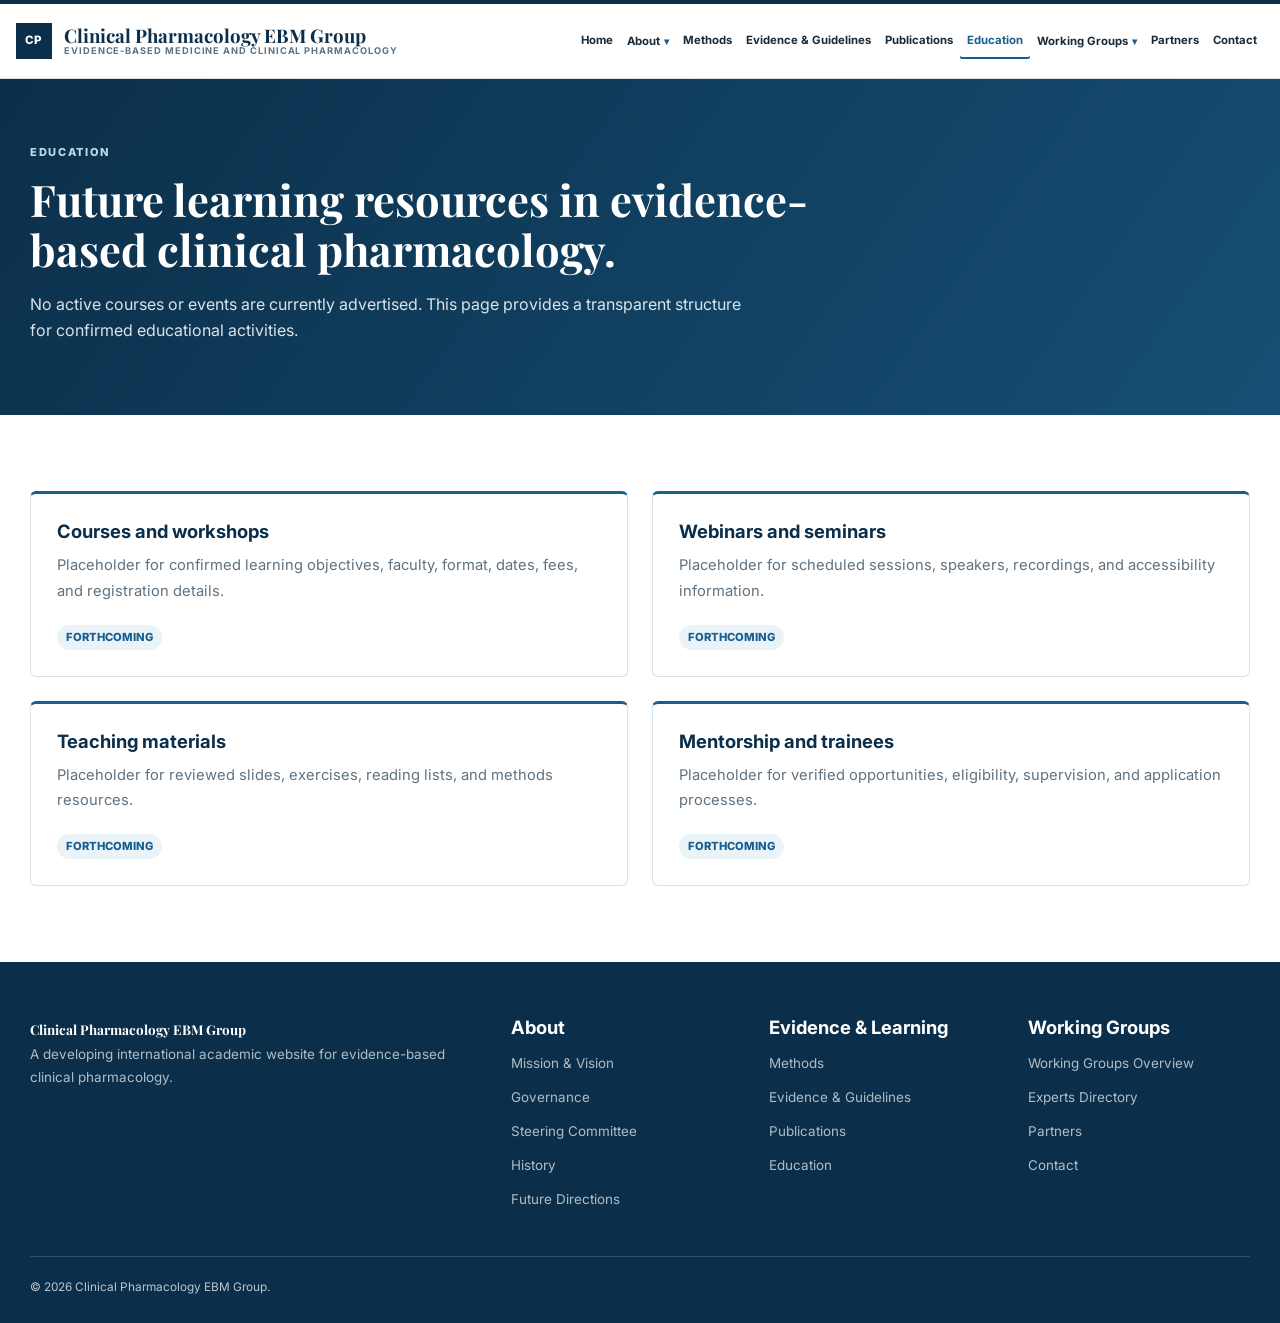
<file: pages/education.html>
<!DOCTYPE html><html lang="en"><head><meta charset="UTF-8"><meta name="viewport" content="width=device-width,initial-scale=1.0"><title>Education - Clinical Pharmacology EBM Group</title><meta name="description" content="Education and training placeholder for Clinical Pharmacology EBM Group."><link rel="preconnect" href="https://fonts.googleapis.com"><link rel="preconnect" href="https://fonts.gstatic.com" crossorigin><link href="https://fonts.googleapis.com/css2?family=Inter:wght@400;500;600;700;800&family=Playfair+Display:wght@600;700&display=swap" rel="stylesheet"><link rel="stylesheet" href="../css/style.css"></head><body>
<a class="skip-link" href="#main">Skip to content</a><header class="site-header"><div class="container header-row"><a class="brand" href="../index.html">Clinical Pharmacology EBM Group<small>Evidence-based medicine and clinical pharmacology</small></a><button class="nav-toggle" type="button" aria-expanded="false">Menu</button><nav class="nav" aria-label="Primary navigation">
  <a href="../index.html">Home</a>
  <div class="nav-group"><button class="nav-parent" type="button" aria-expanded="false">About</button><div class="dropdown"><a href="about.html#mission">Mission &amp; Vision</a><a href="about.html#governance">Governance</a><a href="about.html#steering-committee">Steering Committee</a><a href="about.html#history">History</a><a href="about.html#future-directions">Future Directions</a></div></div>
  <a href="methods.html">Methods</a>
  <a href="evidence-guidelines.html">Evidence &amp; Guidelines</a>
  <a href="publications.html">Publications</a>
  <a href="education.html">Education</a>
  <div class="nav-group"><button class="nav-parent" type="button" aria-expanded="false">Working Groups</button><div class="dropdown"><a href="working-groups.html#overview">Working Groups Overview</a><a href="experts.html">Experts Directory</a><a href="working-groups.html#therapeutic-drug-monitoring">Therapeutic Drug Monitoring WG</a><a href="working-groups.html#pharmacogenomics">Pharmacogenomics WG</a><a href="working-groups.html#drug-safety">Drug Safety WG</a><a href="working-groups.html#real-world-evidence">Real-World Evidence WG</a><a href="working-groups.html#guideline-methodology">Guideline Methodology WG</a></div></div>
  <a href="partners.html">Partners</a>
  <a href="contact.html">Contact</a>
</nav></div></header>
<main id="main"><section class="hero"><div class="container"><span class="eyebrow">Education</span><h1>Future learning resources in evidence-based clinical pharmacology.</h1><p>No active courses or events are currently advertised. This page provides a transparent structure for confirmed educational activities.</p></div></section>
<section class="section"><div class="container grid-2"><article class="card"><h3>Courses and workshops</h3><p>Placeholder for confirmed learning objectives, faculty, format, dates, fees, and registration details.</p><span class="status">Forthcoming</span></article><article class="card"><h3>Webinars and seminars</h3><p>Placeholder for scheduled sessions, speakers, recordings, and accessibility information.</p><span class="status">Forthcoming</span></article><article class="card"><h3>Teaching materials</h3><p>Placeholder for reviewed slides, exercises, reading lists, and methods resources.</p><span class="status">Forthcoming</span></article><article class="card"><h3>Mentorship and trainees</h3><p>Placeholder for verified opportunities, eligibility, supervision, and application processes.</p><span class="status">Forthcoming</span></article></div></section></main>
<footer class="site-footer">
  <div class="container footer-grid">
    <div><a class="brand" href="../index.html">Clinical Pharmacology EBM Group</a><p>A developing international academic website for evidence-based clinical pharmacology.</p></div>
    <div><h3>About</h3><ul class="footer-links"><li><a href="about.html#mission">Mission &amp; Vision</a></li><li><a href="about.html#governance">Governance</a></li><li><a href="about.html#steering-committee">Steering Committee</a></li><li><a href="about.html#history">History</a></li><li><a href="about.html#future-directions">Future Directions</a></li></ul></div>
    <div><h3>Evidence &amp; Learning</h3><ul class="footer-links"><li><a href="methods.html">Methods</a></li><li><a href="evidence-guidelines.html">Evidence &amp; Guidelines</a></li><li><a href="publications.html">Publications</a></li><li><a href="education.html">Education</a></li></ul></div>
    <div><h3>Working Groups</h3><ul class="footer-links"><li><a href="working-groups.html#overview">Working Groups Overview</a></li><li><a href="experts.html">Experts Directory</a></li><li><a href="partners.html">Partners</a></li><li><a href="contact.html">Contact</a></li></ul></div>
  </div>
  <div class="container footer-bottom">&copy; 2026 Clinical Pharmacology EBM Group.</div>
</footer><script src="../js/main.js"></script></body></html>
</file>
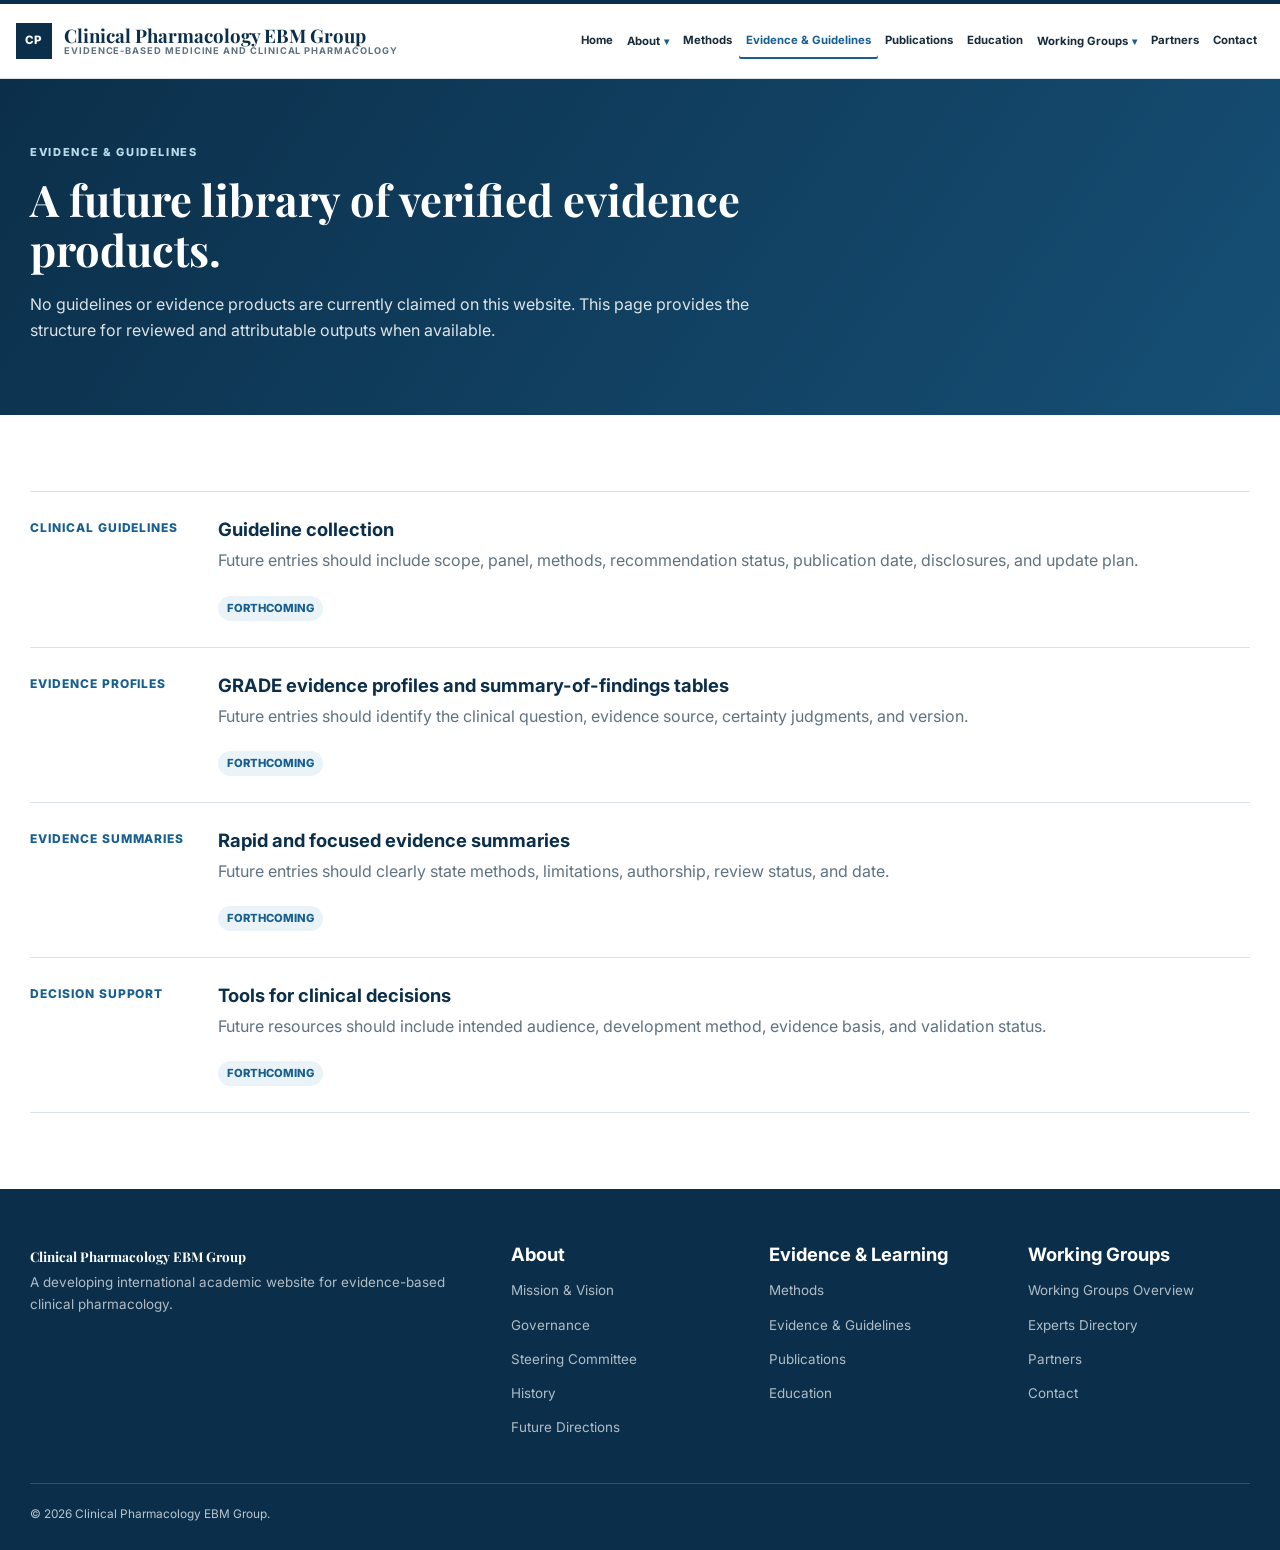
<file: pages/evidence-guidelines.html>
<!DOCTYPE html><html lang="en"><head><meta charset="UTF-8"><meta name="viewport" content="width=device-width,initial-scale=1.0"><title>Evidence & Guidelines - Clinical Pharmacology EBM Group</title><meta name="description" content="Future evidence and guideline products from Clinical Pharmacology EBM Group."><link rel="preconnect" href="https://fonts.googleapis.com"><link rel="preconnect" href="https://fonts.gstatic.com" crossorigin><link href="https://fonts.googleapis.com/css2?family=Inter:wght@400;500;600;700;800&family=Playfair+Display:wght@600;700&display=swap" rel="stylesheet"><link rel="stylesheet" href="../css/style.css"></head><body>
<a class="skip-link" href="#main">Skip to content</a><header class="site-header"><div class="container header-row"><a class="brand" href="../index.html">Clinical Pharmacology EBM Group<small>Evidence-based medicine and clinical pharmacology</small></a><button class="nav-toggle" type="button" aria-expanded="false">Menu</button><nav class="nav" aria-label="Primary navigation">
  <a href="../index.html">Home</a>
  <div class="nav-group"><button class="nav-parent" type="button" aria-expanded="false">About</button><div class="dropdown"><a href="about.html#mission">Mission &amp; Vision</a><a href="about.html#governance">Governance</a><a href="about.html#steering-committee">Steering Committee</a><a href="about.html#history">History</a><a href="about.html#future-directions">Future Directions</a></div></div>
  <a href="methods.html">Methods</a>
  <a href="evidence-guidelines.html">Evidence &amp; Guidelines</a>
  <a href="publications.html">Publications</a>
  <a href="education.html">Education</a>
  <div class="nav-group"><button class="nav-parent" type="button" aria-expanded="false">Working Groups</button><div class="dropdown"><a href="working-groups.html#overview">Working Groups Overview</a><a href="experts.html">Experts Directory</a><a href="working-groups.html#therapeutic-drug-monitoring">Therapeutic Drug Monitoring WG</a><a href="working-groups.html#pharmacogenomics">Pharmacogenomics WG</a><a href="working-groups.html#drug-safety">Drug Safety WG</a><a href="working-groups.html#real-world-evidence">Real-World Evidence WG</a><a href="working-groups.html#guideline-methodology">Guideline Methodology WG</a></div></div>
  <a href="partners.html">Partners</a>
  <a href="contact.html">Contact</a>
</nav></div></header>
<main id="main"><section class="hero"><div class="container"><span class="eyebrow">Evidence & Guidelines</span><h1>A future library of verified evidence products.</h1><p>No guidelines or evidence products are currently claimed on this website. This page provides the structure for reviewed and attributable outputs when available.</p></div></section>
<section class="section"><div class="container"><div class="listing"><article class="listing-item"><div class="listing-label">Clinical guidelines</div><div><h3>Guideline collection</h3><p class="muted">Future entries should include scope, panel, methods, recommendation status, publication date, disclosures, and update plan.</p><span class="status">Forthcoming</span></div></article><article class="listing-item"><div class="listing-label">Evidence profiles</div><div><h3>GRADE evidence profiles and summary-of-findings tables</h3><p class="muted">Future entries should identify the clinical question, evidence source, certainty judgments, and version.</p><span class="status">Forthcoming</span></div></article><article class="listing-item"><div class="listing-label">Evidence summaries</div><div><h3>Rapid and focused evidence summaries</h3><p class="muted">Future entries should clearly state methods, limitations, authorship, review status, and date.</p><span class="status">Forthcoming</span></div></article><article class="listing-item"><div class="listing-label">Decision support</div><div><h3>Tools for clinical decisions</h3><p class="muted">Future resources should include intended audience, development method, evidence basis, and validation status.</p><span class="status">Forthcoming</span></div></article></div></div></section></main>
<footer class="site-footer">
  <div class="container footer-grid">
    <div><a class="brand" href="../index.html">Clinical Pharmacology EBM Group</a><p>A developing international academic website for evidence-based clinical pharmacology.</p></div>
    <div><h3>About</h3><ul class="footer-links"><li><a href="about.html#mission">Mission &amp; Vision</a></li><li><a href="about.html#governance">Governance</a></li><li><a href="about.html#steering-committee">Steering Committee</a></li><li><a href="about.html#history">History</a></li><li><a href="about.html#future-directions">Future Directions</a></li></ul></div>
    <div><h3>Evidence &amp; Learning</h3><ul class="footer-links"><li><a href="methods.html">Methods</a></li><li><a href="evidence-guidelines.html">Evidence &amp; Guidelines</a></li><li><a href="publications.html">Publications</a></li><li><a href="education.html">Education</a></li></ul></div>
    <div><h3>Working Groups</h3><ul class="footer-links"><li><a href="working-groups.html#overview">Working Groups Overview</a></li><li><a href="experts.html">Experts Directory</a></li><li><a href="partners.html">Partners</a></li><li><a href="contact.html">Contact</a></li></ul></div>
  </div>
  <div class="container footer-bottom">&copy; 2026 Clinical Pharmacology EBM Group.</div>
</footer><script src="../js/main.js"></script></body></html>
</file>
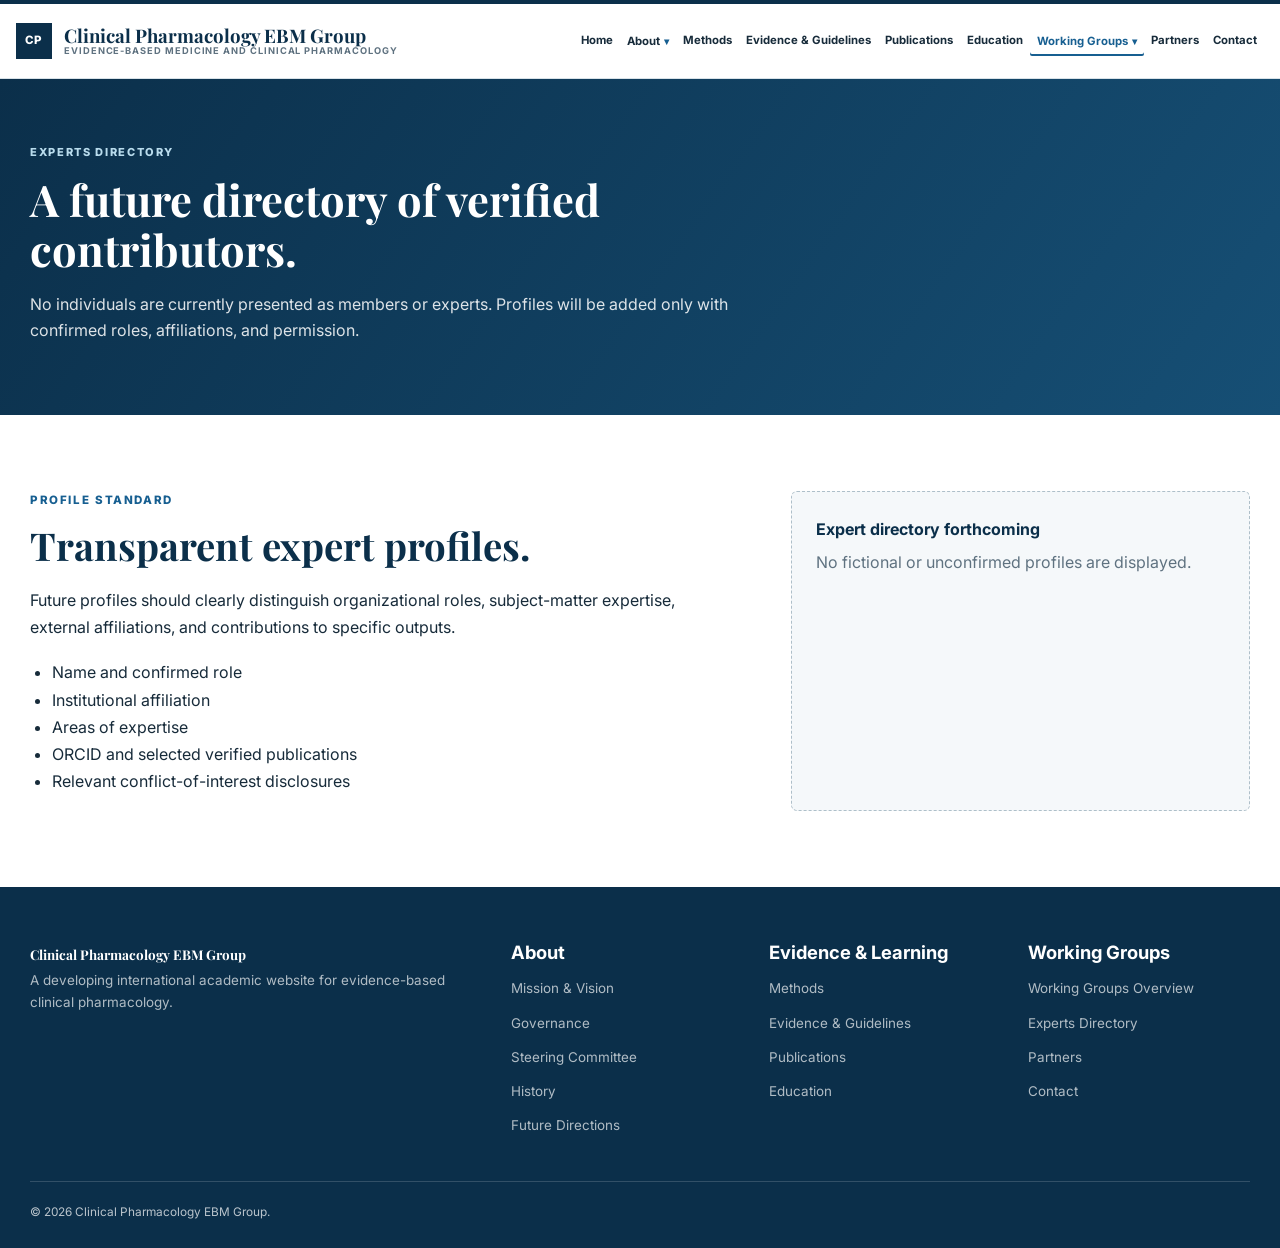
<file: pages/experts.html>
<!DOCTYPE html><html lang="en"><head><meta charset="UTF-8"><meta name="viewport" content="width=device-width,initial-scale=1.0"><title>Experts Directory - Clinical Pharmacology EBM Group</title><meta name="description" content="Experts Directory placeholder for Clinical Pharmacology EBM Group."><link rel="preconnect" href="https://fonts.googleapis.com"><link rel="preconnect" href="https://fonts.gstatic.com" crossorigin><link href="https://fonts.googleapis.com/css2?family=Inter:wght@400;500;600;700;800&family=Playfair+Display:wght@600;700&display=swap" rel="stylesheet"><link rel="stylesheet" href="../css/style.css"></head><body>
<a class="skip-link" href="#main">Skip to content</a><header class="site-header"><div class="container header-row"><a class="brand" href="../index.html">Clinical Pharmacology EBM Group<small>Evidence-based medicine and clinical pharmacology</small></a><button class="nav-toggle" type="button" aria-expanded="false">Menu</button><nav class="nav" aria-label="Primary navigation">
  <a href="../index.html">Home</a>
  <div class="nav-group"><button class="nav-parent" type="button" aria-expanded="false">About</button><div class="dropdown"><a href="about.html#mission">Mission &amp; Vision</a><a href="about.html#governance">Governance</a><a href="about.html#steering-committee">Steering Committee</a><a href="about.html#history">History</a><a href="about.html#future-directions">Future Directions</a></div></div>
  <a href="methods.html">Methods</a>
  <a href="evidence-guidelines.html">Evidence &amp; Guidelines</a>
  <a href="publications.html">Publications</a>
  <a href="education.html">Education</a>
  <div class="nav-group"><button class="nav-parent" type="button" aria-expanded="false">Working Groups</button><div class="dropdown"><a href="working-groups.html#overview">Working Groups Overview</a><a href="experts.html">Experts Directory</a><a href="working-groups.html#therapeutic-drug-monitoring">Therapeutic Drug Monitoring WG</a><a href="working-groups.html#pharmacogenomics">Pharmacogenomics WG</a><a href="working-groups.html#drug-safety">Drug Safety WG</a><a href="working-groups.html#real-world-evidence">Real-World Evidence WG</a><a href="working-groups.html#guideline-methodology">Guideline Methodology WG</a></div></div>
  <a href="partners.html">Partners</a>
  <a href="contact.html">Contact</a>
</nav></div></header>
<main id="main"><section class="hero"><div class="container"><span class="eyebrow">Experts Directory</span><h1>A future directory of verified contributors.</h1><p>No individuals are currently presented as members or experts. Profiles will be added only with confirmed roles, affiliations, and permission.</p></div></section>
<section class="section"><div class="container split"><div><span class="kicker">Profile standard</span><h2>Transparent expert profiles.</h2><p>Future profiles should clearly distinguish organizational roles, subject-matter expertise, external affiliations, and contributions to specific outputs.</p><ul><li>Name and confirmed role</li><li>Institutional affiliation</li><li>Areas of expertise</li><li>ORCID and selected verified publications</li><li>Relevant conflict-of-interest disclosures</li></ul></div><aside class="placeholder"><strong>Expert directory forthcoming</strong>No fictional or unconfirmed profiles are displayed.</aside></div></section></main>
<footer class="site-footer">
  <div class="container footer-grid">
    <div><a class="brand" href="../index.html">Clinical Pharmacology EBM Group</a><p>A developing international academic website for evidence-based clinical pharmacology.</p></div>
    <div><h3>About</h3><ul class="footer-links"><li><a href="about.html#mission">Mission &amp; Vision</a></li><li><a href="about.html#governance">Governance</a></li><li><a href="about.html#steering-committee">Steering Committee</a></li><li><a href="about.html#history">History</a></li><li><a href="about.html#future-directions">Future Directions</a></li></ul></div>
    <div><h3>Evidence &amp; Learning</h3><ul class="footer-links"><li><a href="methods.html">Methods</a></li><li><a href="evidence-guidelines.html">Evidence &amp; Guidelines</a></li><li><a href="publications.html">Publications</a></li><li><a href="education.html">Education</a></li></ul></div>
    <div><h3>Working Groups</h3><ul class="footer-links"><li><a href="working-groups.html#overview">Working Groups Overview</a></li><li><a href="experts.html">Experts Directory</a></li><li><a href="partners.html">Partners</a></li><li><a href="contact.html">Contact</a></li></ul></div>
  </div>
  <div class="container footer-bottom">&copy; 2026 Clinical Pharmacology EBM Group.</div>
</footer><script src="../js/main.js"></script></body></html>
</file>
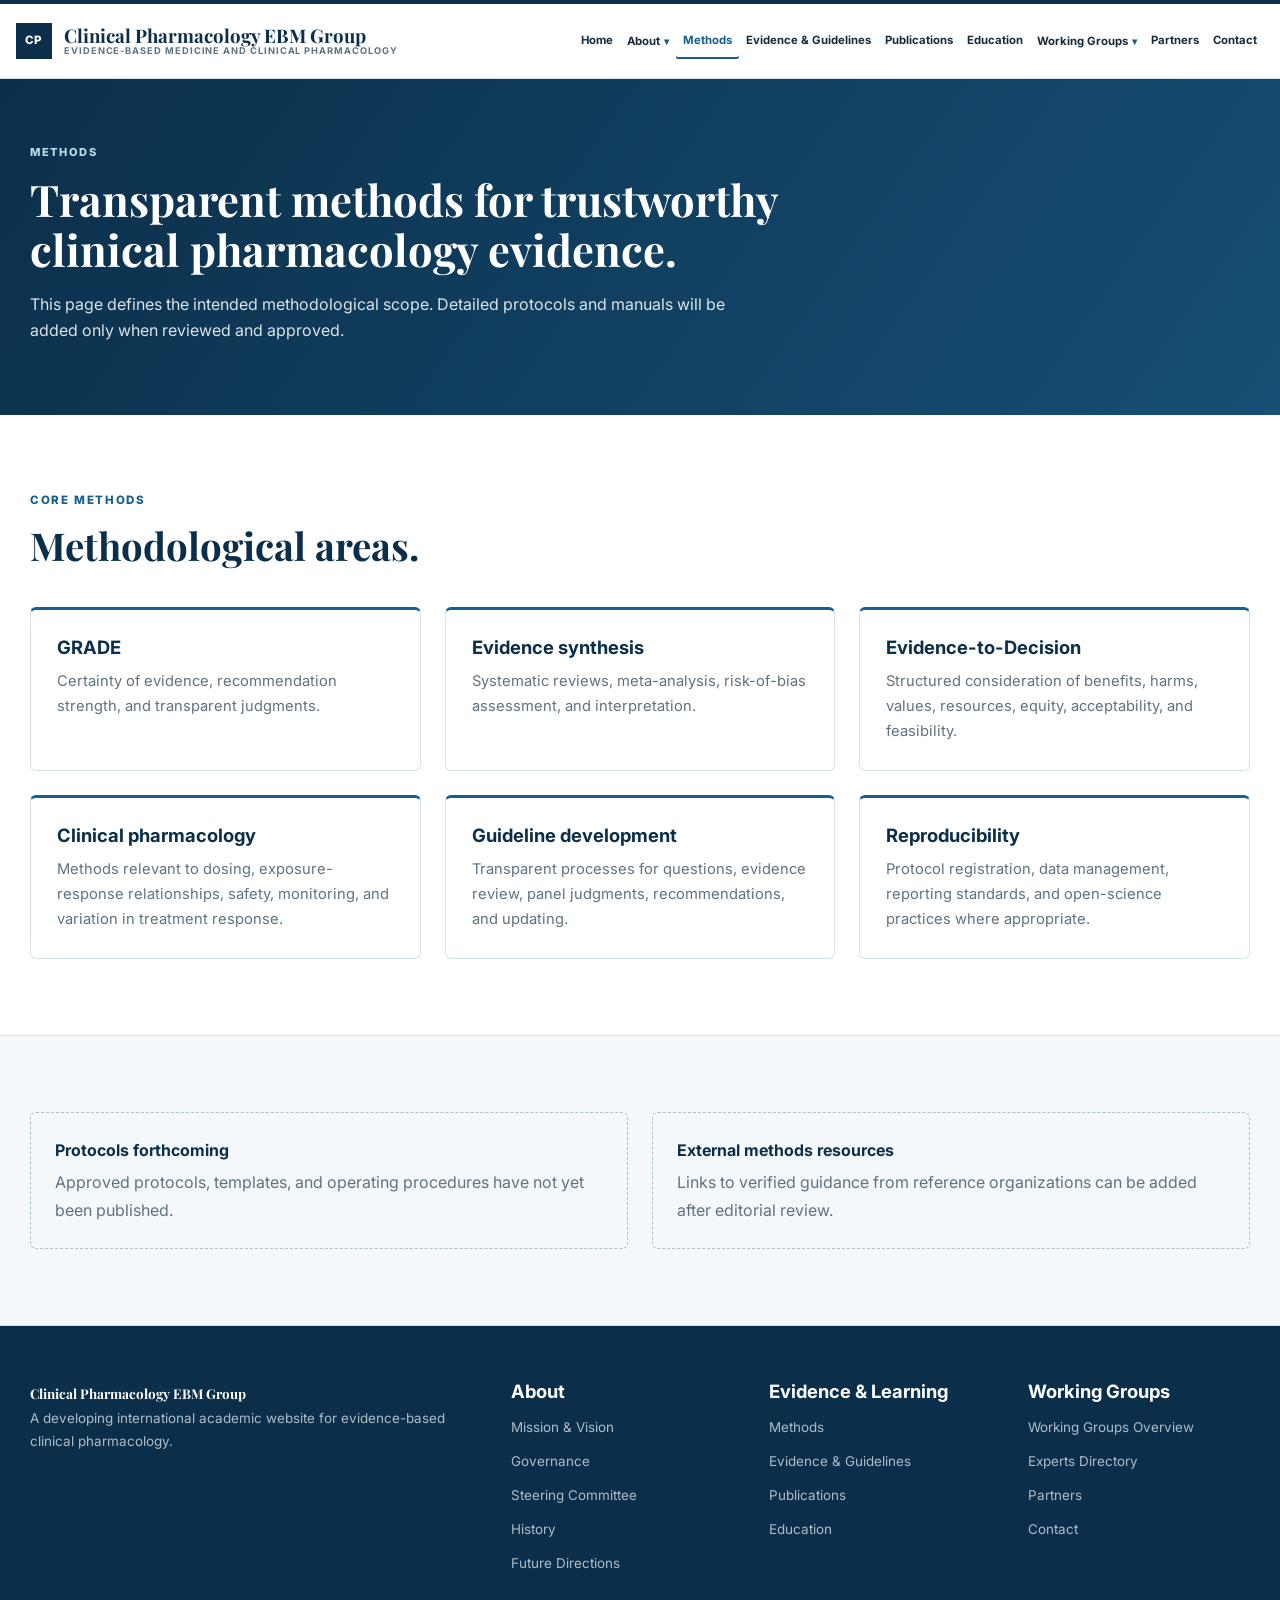
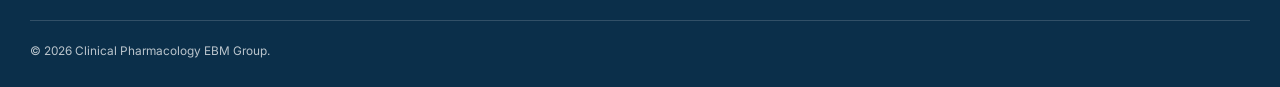
<file: pages/methods.html>
<!DOCTYPE html><html lang="en"><head><meta charset="UTF-8"><meta name="viewport" content="width=device-width,initial-scale=1.0"><title>Methods - Clinical Pharmacology EBM Group</title><meta name="description" content="Methods scope for Clinical Pharmacology EBM Group."><link rel="preconnect" href="https://fonts.googleapis.com"><link rel="preconnect" href="https://fonts.gstatic.com" crossorigin><link href="https://fonts.googleapis.com/css2?family=Inter:wght@400;500;600;700;800&family=Playfair+Display:wght@600;700&display=swap" rel="stylesheet"><link rel="stylesheet" href="../css/style.css"></head><body>
<a class="skip-link" href="#main">Skip to content</a><header class="site-header"><div class="container header-row"><a class="brand" href="../index.html">Clinical Pharmacology EBM Group<small>Evidence-based medicine and clinical pharmacology</small></a><button class="nav-toggle" type="button" aria-expanded="false">Menu</button><nav class="nav" aria-label="Primary navigation">
  <a href="../index.html">Home</a>
  <div class="nav-group"><button class="nav-parent" type="button" aria-expanded="false">About</button><div class="dropdown"><a href="about.html#mission">Mission &amp; Vision</a><a href="about.html#governance">Governance</a><a href="about.html#steering-committee">Steering Committee</a><a href="about.html#history">History</a><a href="about.html#future-directions">Future Directions</a></div></div>
  <a href="methods.html">Methods</a>
  <a href="evidence-guidelines.html">Evidence &amp; Guidelines</a>
  <a href="publications.html">Publications</a>
  <a href="education.html">Education</a>
  <div class="nav-group"><button class="nav-parent" type="button" aria-expanded="false">Working Groups</button><div class="dropdown"><a href="working-groups.html#overview">Working Groups Overview</a><a href="experts.html">Experts Directory</a><a href="working-groups.html#therapeutic-drug-monitoring">Therapeutic Drug Monitoring WG</a><a href="working-groups.html#pharmacogenomics">Pharmacogenomics WG</a><a href="working-groups.html#drug-safety">Drug Safety WG</a><a href="working-groups.html#real-world-evidence">Real-World Evidence WG</a><a href="working-groups.html#guideline-methodology">Guideline Methodology WG</a></div></div>
  <a href="partners.html">Partners</a>
  <a href="contact.html">Contact</a>
</nav></div></header>
<main id="main"><section class="hero"><div class="container"><span class="eyebrow">Methods</span><h1>Transparent methods for trustworthy clinical pharmacology evidence.</h1><p>This page defines the intended methodological scope. Detailed protocols and manuals will be added only when reviewed and approved.</p></div></section>
<section class="section"><div class="container"><div class="section-heading"><span class="kicker">Core methods</span><h2>Methodological areas.</h2></div><div class="grid-3"><article class="card"><h3>GRADE</h3><p>Certainty of evidence, recommendation strength, and transparent judgments.</p></article><article class="card"><h3>Evidence synthesis</h3><p>Systematic reviews, meta-analysis, risk-of-bias assessment, and interpretation.</p></article><article class="card"><h3>Evidence-to-Decision</h3><p>Structured consideration of benefits, harms, values, resources, equity, acceptability, and feasibility.</p></article><article class="card"><h3>Clinical pharmacology</h3><p>Methods relevant to dosing, exposure-response relationships, safety, monitoring, and variation in treatment response.</p></article><article class="card"><h3>Guideline development</h3><p>Transparent processes for questions, evidence review, panel judgments, recommendations, and updating.</p></article><article class="card"><h3>Reproducibility</h3><p>Protocol registration, data management, reporting standards, and open-science practices where appropriate.</p></article></div></div></section>
<section class="section section-soft"><div class="container grid-2"><div class="placeholder"><strong>Protocols forthcoming</strong>Approved protocols, templates, and operating procedures have not yet been published.</div><div class="placeholder"><strong>External methods resources</strong>Links to verified guidance from reference organizations can be added after editorial review.</div></div></section></main>
<footer class="site-footer">
  <div class="container footer-grid">
    <div><a class="brand" href="../index.html">Clinical Pharmacology EBM Group</a><p>A developing international academic website for evidence-based clinical pharmacology.</p></div>
    <div><h3>About</h3><ul class="footer-links"><li><a href="about.html#mission">Mission &amp; Vision</a></li><li><a href="about.html#governance">Governance</a></li><li><a href="about.html#steering-committee">Steering Committee</a></li><li><a href="about.html#history">History</a></li><li><a href="about.html#future-directions">Future Directions</a></li></ul></div>
    <div><h3>Evidence &amp; Learning</h3><ul class="footer-links"><li><a href="methods.html">Methods</a></li><li><a href="evidence-guidelines.html">Evidence &amp; Guidelines</a></li><li><a href="publications.html">Publications</a></li><li><a href="education.html">Education</a></li></ul></div>
    <div><h3>Working Groups</h3><ul class="footer-links"><li><a href="working-groups.html#overview">Working Groups Overview</a></li><li><a href="experts.html">Experts Directory</a></li><li><a href="partners.html">Partners</a></li><li><a href="contact.html">Contact</a></li></ul></div>
  </div>
  <div class="container footer-bottom">&copy; 2026 Clinical Pharmacology EBM Group.</div>
</footer><script src="../js/main.js"></script></body></html>
</file>
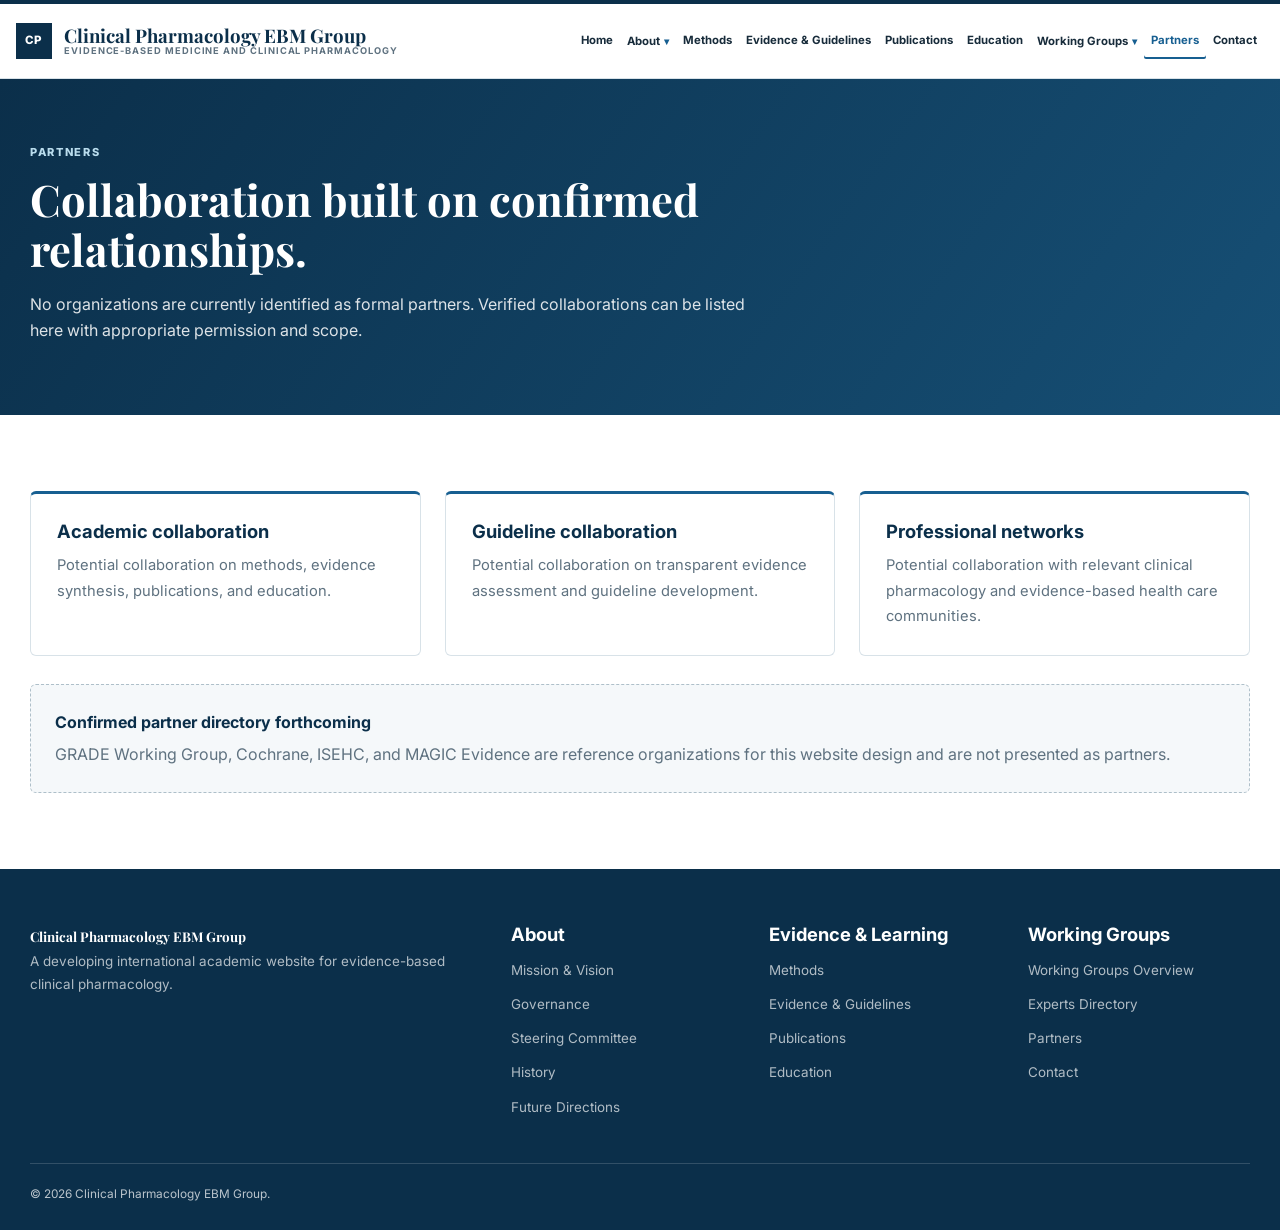
<file: pages/partners.html>
<!DOCTYPE html><html lang="en"><head><meta charset="UTF-8"><meta name="viewport" content="width=device-width,initial-scale=1.0"><title>Partners - Clinical Pharmacology EBM Group</title><meta name="description" content="Partner and collaboration placeholder for Clinical Pharmacology EBM Group."><link rel="preconnect" href="https://fonts.googleapis.com"><link rel="preconnect" href="https://fonts.gstatic.com" crossorigin><link href="https://fonts.googleapis.com/css2?family=Inter:wght@400;500;600;700;800&family=Playfair+Display:wght@600;700&display=swap" rel="stylesheet"><link rel="stylesheet" href="../css/style.css"></head><body>
<a class="skip-link" href="#main">Skip to content</a><header class="site-header"><div class="container header-row"><a class="brand" href="../index.html">Clinical Pharmacology EBM Group<small>Evidence-based medicine and clinical pharmacology</small></a><button class="nav-toggle" type="button" aria-expanded="false">Menu</button><nav class="nav" aria-label="Primary navigation">
  <a href="../index.html">Home</a>
  <div class="nav-group"><button class="nav-parent" type="button" aria-expanded="false">About</button><div class="dropdown"><a href="about.html#mission">Mission &amp; Vision</a><a href="about.html#governance">Governance</a><a href="about.html#steering-committee">Steering Committee</a><a href="about.html#history">History</a><a href="about.html#future-directions">Future Directions</a></div></div>
  <a href="methods.html">Methods</a>
  <a href="evidence-guidelines.html">Evidence &amp; Guidelines</a>
  <a href="publications.html">Publications</a>
  <a href="education.html">Education</a>
  <div class="nav-group"><button class="nav-parent" type="button" aria-expanded="false">Working Groups</button><div class="dropdown"><a href="working-groups.html#overview">Working Groups Overview</a><a href="experts.html">Experts Directory</a><a href="working-groups.html#therapeutic-drug-monitoring">Therapeutic Drug Monitoring WG</a><a href="working-groups.html#pharmacogenomics">Pharmacogenomics WG</a><a href="working-groups.html#drug-safety">Drug Safety WG</a><a href="working-groups.html#real-world-evidence">Real-World Evidence WG</a><a href="working-groups.html#guideline-methodology">Guideline Methodology WG</a></div></div>
  <a href="partners.html">Partners</a>
  <a href="contact.html">Contact</a>
</nav></div></header>
<main id="main"><section class="hero"><div class="container"><span class="eyebrow">Partners</span><h1>Collaboration built on confirmed relationships.</h1><p>No organizations are currently identified as formal partners. Verified collaborations can be listed here with appropriate permission and scope.</p></div></section>
<section class="section"><div class="container"><div class="grid-3"><article class="card"><h3>Academic collaboration</h3><p>Potential collaboration on methods, evidence synthesis, publications, and education.</p></article><article class="card"><h3>Guideline collaboration</h3><p>Potential collaboration on transparent evidence assessment and guideline development.</p></article><article class="card"><h3>Professional networks</h3><p>Potential collaboration with relevant clinical pharmacology and evidence-based health care communities.</p></article></div><div class="placeholder" style="margin-top:28px"><strong>Confirmed partner directory forthcoming</strong>GRADE Working Group, Cochrane, ISEHC, and MAGIC Evidence are reference organizations for this website design and are not presented as partners.</div></div></section></main>
<footer class="site-footer">
  <div class="container footer-grid">
    <div><a class="brand" href="../index.html">Clinical Pharmacology EBM Group</a><p>A developing international academic website for evidence-based clinical pharmacology.</p></div>
    <div><h3>About</h3><ul class="footer-links"><li><a href="about.html#mission">Mission &amp; Vision</a></li><li><a href="about.html#governance">Governance</a></li><li><a href="about.html#steering-committee">Steering Committee</a></li><li><a href="about.html#history">History</a></li><li><a href="about.html#future-directions">Future Directions</a></li></ul></div>
    <div><h3>Evidence &amp; Learning</h3><ul class="footer-links"><li><a href="methods.html">Methods</a></li><li><a href="evidence-guidelines.html">Evidence &amp; Guidelines</a></li><li><a href="publications.html">Publications</a></li><li><a href="education.html">Education</a></li></ul></div>
    <div><h3>Working Groups</h3><ul class="footer-links"><li><a href="working-groups.html#overview">Working Groups Overview</a></li><li><a href="experts.html">Experts Directory</a></li><li><a href="partners.html">Partners</a></li><li><a href="contact.html">Contact</a></li></ul></div>
  </div>
  <div class="container footer-bottom">&copy; 2026 Clinical Pharmacology EBM Group.</div>
</footer><script src="../js/main.js"></script></body></html>
</file>
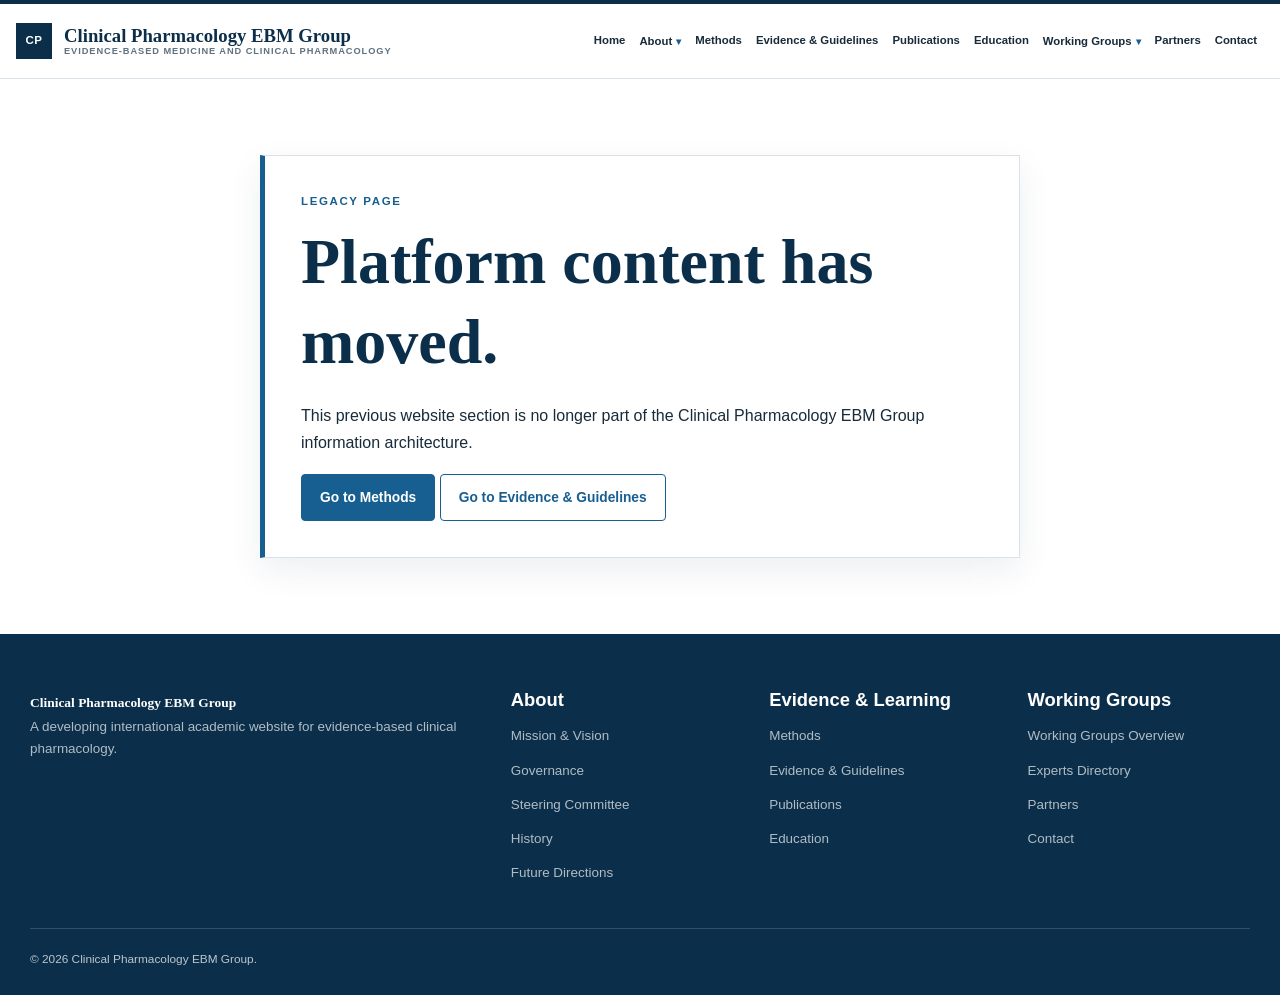
<file: pages/platform.html>
<!DOCTYPE html><html lang="en"><head><meta charset="UTF-8"><meta name="viewport" content="width=device-width,initial-scale=1.0"><title>Legacy Page - Clinical Pharmacology EBM Group</title><link rel="stylesheet" href="../css/style.css"></head><body>
<header class="site-header"><div class="container header-row"><a class="brand" href="../index.html">Clinical Pharmacology EBM Group<small>Evidence-based medicine and clinical pharmacology</small></a><button class="nav-toggle" type="button" aria-expanded="false">Menu</button><nav class="nav" aria-label="Primary navigation">
  <a href="../index.html">Home</a>
  <div class="nav-group"><button class="nav-parent" type="button" aria-expanded="false">About</button><div class="dropdown"><a href="about.html#mission">Mission &amp; Vision</a><a href="about.html#governance">Governance</a><a href="about.html#steering-committee">Steering Committee</a><a href="about.html#history">History</a><a href="about.html#future-directions">Future Directions</a></div></div>
  <a href="methods.html">Methods</a>
  <a href="evidence-guidelines.html">Evidence &amp; Guidelines</a>
  <a href="publications.html">Publications</a>
  <a href="education.html">Education</a>
  <div class="nav-group"><button class="nav-parent" type="button" aria-expanded="false">Working Groups</button><div class="dropdown"><a href="working-groups.html#overview">Working Groups Overview</a><a href="experts.html">Experts Directory</a><a href="working-groups.html#therapeutic-drug-monitoring">Therapeutic Drug Monitoring WG</a><a href="working-groups.html#pharmacogenomics">Pharmacogenomics WG</a><a href="working-groups.html#drug-safety">Drug Safety WG</a><a href="working-groups.html#real-world-evidence">Real-World Evidence WG</a><a href="working-groups.html#guideline-methodology">Guideline Methodology WG</a></div></div>
  <a href="partners.html">Partners</a>
  <a href="contact.html">Contact</a>
</nav></div></header>
<main class="section"><div class="container"><div class="notice"><span class="kicker">Legacy page</span><h1>Platform content has moved.</h1><p>This previous website section is no longer part of the Clinical Pharmacology EBM Group information architecture.</p><a class="btn" href="methods.html">Go to Methods</a> <a class="btn btn-outline" href="evidence-guidelines.html">Go to Evidence & Guidelines</a></div></div></main>
<footer class="site-footer">
  <div class="container footer-grid">
    <div><a class="brand" href="../index.html">Clinical Pharmacology EBM Group</a><p>A developing international academic website for evidence-based clinical pharmacology.</p></div>
    <div><h3>About</h3><ul class="footer-links"><li><a href="about.html#mission">Mission &amp; Vision</a></li><li><a href="about.html#governance">Governance</a></li><li><a href="about.html#steering-committee">Steering Committee</a></li><li><a href="about.html#history">History</a></li><li><a href="about.html#future-directions">Future Directions</a></li></ul></div>
    <div><h3>Evidence &amp; Learning</h3><ul class="footer-links"><li><a href="methods.html">Methods</a></li><li><a href="evidence-guidelines.html">Evidence &amp; Guidelines</a></li><li><a href="publications.html">Publications</a></li><li><a href="education.html">Education</a></li></ul></div>
    <div><h3>Working Groups</h3><ul class="footer-links"><li><a href="working-groups.html#overview">Working Groups Overview</a></li><li><a href="experts.html">Experts Directory</a></li><li><a href="partners.html">Partners</a></li><li><a href="contact.html">Contact</a></li></ul></div>
  </div>
  <div class="container footer-bottom">&copy; 2026 Clinical Pharmacology EBM Group.</div>
</footer><script src="../js/main.js"></script></body></html>
</file>
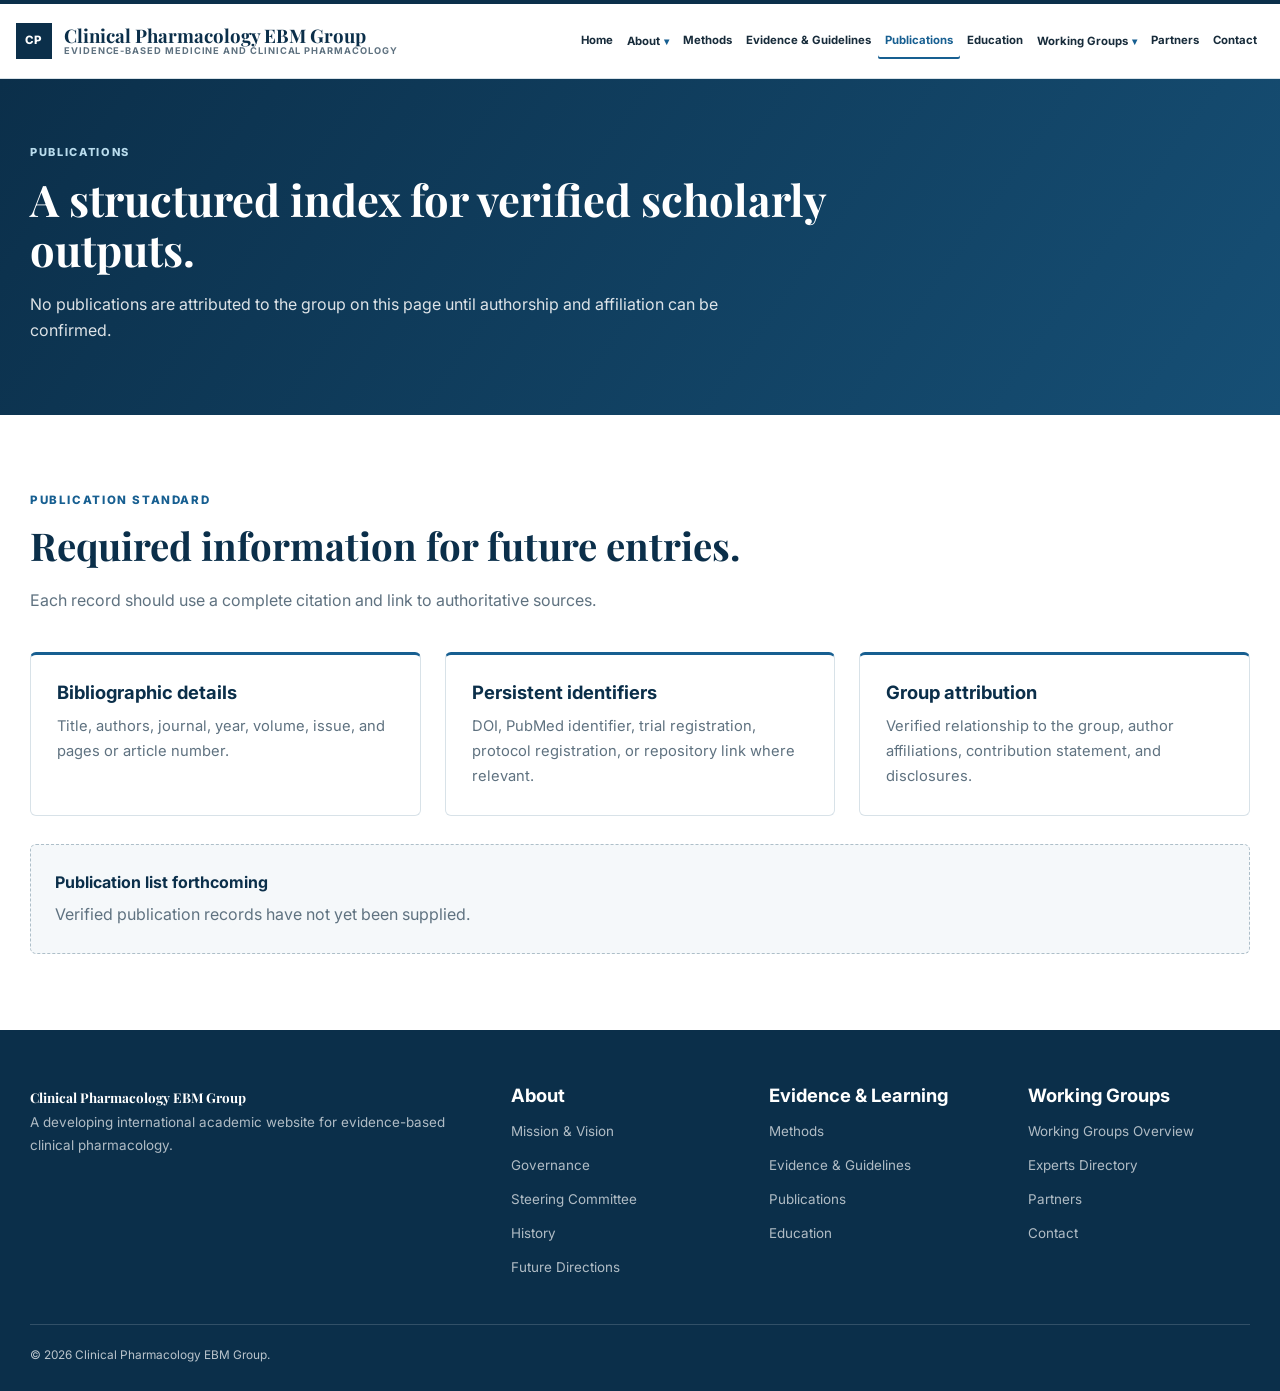
<file: pages/publications.html>
<!DOCTYPE html><html lang="en"><head><meta charset="UTF-8"><meta name="viewport" content="width=device-width,initial-scale=1.0"><title>Publications - Clinical Pharmacology EBM Group</title><meta name="description" content="Publication index placeholder for Clinical Pharmacology EBM Group."><link rel="preconnect" href="https://fonts.googleapis.com"><link rel="preconnect" href="https://fonts.gstatic.com" crossorigin><link href="https://fonts.googleapis.com/css2?family=Inter:wght@400;500;600;700;800&family=Playfair+Display:wght@600;700&display=swap" rel="stylesheet"><link rel="stylesheet" href="../css/style.css"></head><body>
<a class="skip-link" href="#main">Skip to content</a><header class="site-header"><div class="container header-row"><a class="brand" href="../index.html">Clinical Pharmacology EBM Group<small>Evidence-based medicine and clinical pharmacology</small></a><button class="nav-toggle" type="button" aria-expanded="false">Menu</button><nav class="nav" aria-label="Primary navigation">
  <a href="../index.html">Home</a>
  <div class="nav-group"><button class="nav-parent" type="button" aria-expanded="false">About</button><div class="dropdown"><a href="about.html#mission">Mission &amp; Vision</a><a href="about.html#governance">Governance</a><a href="about.html#steering-committee">Steering Committee</a><a href="about.html#history">History</a><a href="about.html#future-directions">Future Directions</a></div></div>
  <a href="methods.html">Methods</a>
  <a href="evidence-guidelines.html">Evidence &amp; Guidelines</a>
  <a href="publications.html">Publications</a>
  <a href="education.html">Education</a>
  <div class="nav-group"><button class="nav-parent" type="button" aria-expanded="false">Working Groups</button><div class="dropdown"><a href="working-groups.html#overview">Working Groups Overview</a><a href="experts.html">Experts Directory</a><a href="working-groups.html#therapeutic-drug-monitoring">Therapeutic Drug Monitoring WG</a><a href="working-groups.html#pharmacogenomics">Pharmacogenomics WG</a><a href="working-groups.html#drug-safety">Drug Safety WG</a><a href="working-groups.html#real-world-evidence">Real-World Evidence WG</a><a href="working-groups.html#guideline-methodology">Guideline Methodology WG</a></div></div>
  <a href="partners.html">Partners</a>
  <a href="contact.html">Contact</a>
</nav></div></header>
<main id="main"><section class="hero"><div class="container"><span class="eyebrow">Publications</span><h1>A structured index for verified scholarly outputs.</h1><p>No publications are attributed to the group on this page until authorship and affiliation can be confirmed.</p></div></section>
<section class="section"><div class="container"><div class="section-heading"><span class="kicker">Publication standard</span><h2>Required information for future entries.</h2><p>Each record should use a complete citation and link to authoritative sources.</p></div><div class="grid-3"><article class="card"><h3>Bibliographic details</h3><p>Title, authors, journal, year, volume, issue, and pages or article number.</p></article><article class="card"><h3>Persistent identifiers</h3><p>DOI, PubMed identifier, trial registration, protocol registration, or repository link where relevant.</p></article><article class="card"><h3>Group attribution</h3><p>Verified relationship to the group, author affiliations, contribution statement, and disclosures.</p></article></div><div class="placeholder" style="margin-top:28px"><strong>Publication list forthcoming</strong>Verified publication records have not yet been supplied.</div></div></section></main>
<footer class="site-footer">
  <div class="container footer-grid">
    <div><a class="brand" href="../index.html">Clinical Pharmacology EBM Group</a><p>A developing international academic website for evidence-based clinical pharmacology.</p></div>
    <div><h3>About</h3><ul class="footer-links"><li><a href="about.html#mission">Mission &amp; Vision</a></li><li><a href="about.html#governance">Governance</a></li><li><a href="about.html#steering-committee">Steering Committee</a></li><li><a href="about.html#history">History</a></li><li><a href="about.html#future-directions">Future Directions</a></li></ul></div>
    <div><h3>Evidence &amp; Learning</h3><ul class="footer-links"><li><a href="methods.html">Methods</a></li><li><a href="evidence-guidelines.html">Evidence &amp; Guidelines</a></li><li><a href="publications.html">Publications</a></li><li><a href="education.html">Education</a></li></ul></div>
    <div><h3>Working Groups</h3><ul class="footer-links"><li><a href="working-groups.html#overview">Working Groups Overview</a></li><li><a href="experts.html">Experts Directory</a></li><li><a href="partners.html">Partners</a></li><li><a href="contact.html">Contact</a></li></ul></div>
  </div>
  <div class="container footer-bottom">&copy; 2026 Clinical Pharmacology EBM Group.</div>
</footer><script src="../js/main.js"></script></body></html>
</file>
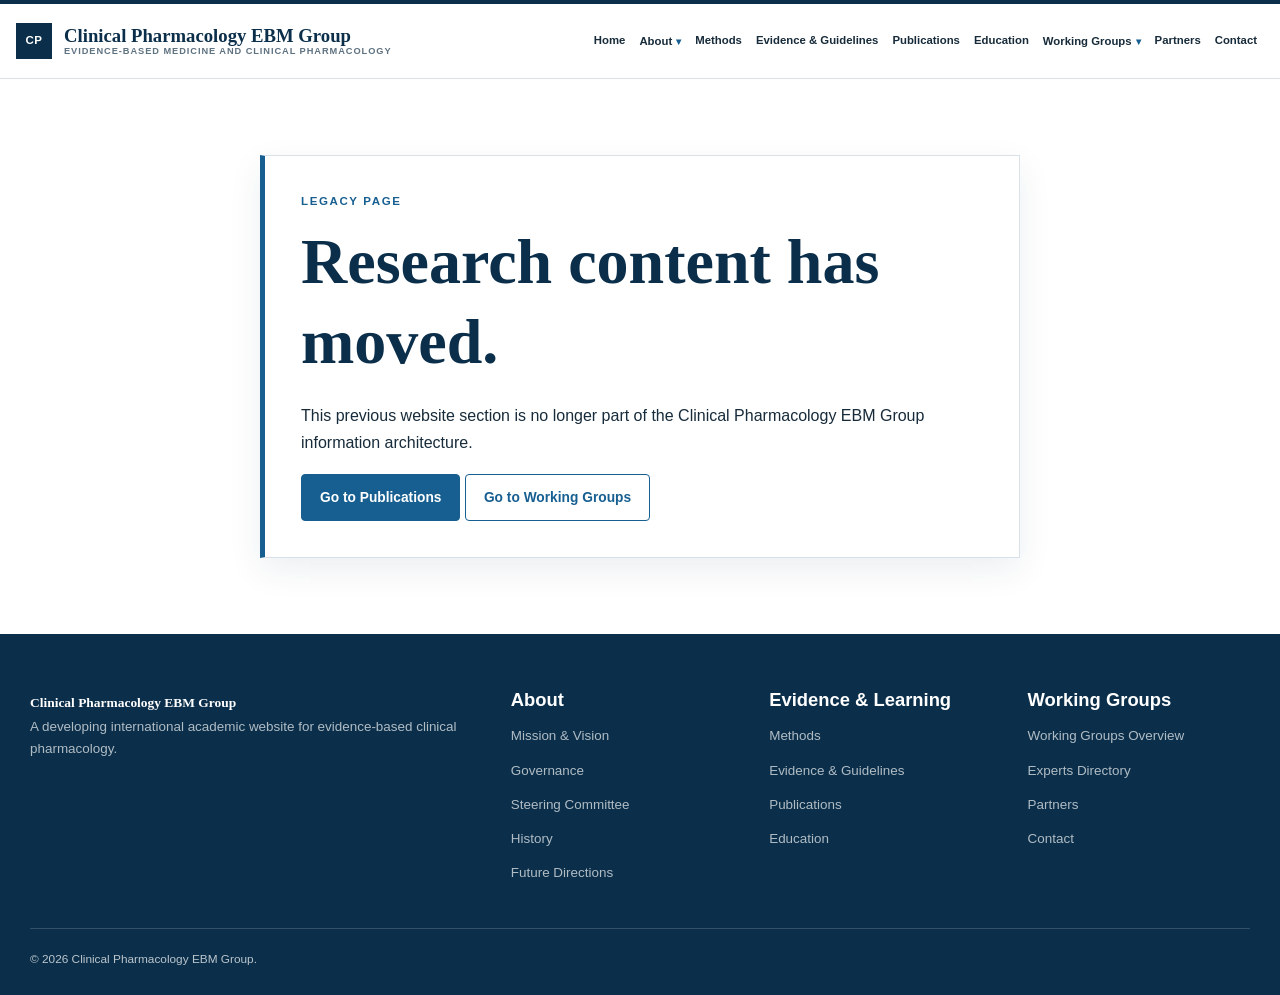
<file: pages/research.html>
<!DOCTYPE html><html lang="en"><head><meta charset="UTF-8"><meta name="viewport" content="width=device-width,initial-scale=1.0"><title>Legacy Page - Clinical Pharmacology EBM Group</title><link rel="stylesheet" href="../css/style.css"></head><body>
<header class="site-header"><div class="container header-row"><a class="brand" href="../index.html">Clinical Pharmacology EBM Group<small>Evidence-based medicine and clinical pharmacology</small></a><button class="nav-toggle" type="button" aria-expanded="false">Menu</button><nav class="nav" aria-label="Primary navigation">
  <a href="../index.html">Home</a>
  <div class="nav-group"><button class="nav-parent" type="button" aria-expanded="false">About</button><div class="dropdown"><a href="about.html#mission">Mission &amp; Vision</a><a href="about.html#governance">Governance</a><a href="about.html#steering-committee">Steering Committee</a><a href="about.html#history">History</a><a href="about.html#future-directions">Future Directions</a></div></div>
  <a href="methods.html">Methods</a>
  <a href="evidence-guidelines.html">Evidence &amp; Guidelines</a>
  <a href="publications.html">Publications</a>
  <a href="education.html">Education</a>
  <div class="nav-group"><button class="nav-parent" type="button" aria-expanded="false">Working Groups</button><div class="dropdown"><a href="working-groups.html#overview">Working Groups Overview</a><a href="experts.html">Experts Directory</a><a href="working-groups.html#therapeutic-drug-monitoring">Therapeutic Drug Monitoring WG</a><a href="working-groups.html#pharmacogenomics">Pharmacogenomics WG</a><a href="working-groups.html#drug-safety">Drug Safety WG</a><a href="working-groups.html#real-world-evidence">Real-World Evidence WG</a><a href="working-groups.html#guideline-methodology">Guideline Methodology WG</a></div></div>
  <a href="partners.html">Partners</a>
  <a href="contact.html">Contact</a>
</nav></div></header>
<main class="section"><div class="container"><div class="notice"><span class="kicker">Legacy page</span><h1>Research content has moved.</h1><p>This previous website section is no longer part of the Clinical Pharmacology EBM Group information architecture.</p><a class="btn" href="publications.html">Go to Publications</a> <a class="btn btn-outline" href="working-groups.html">Go to Working Groups</a></div></div></main>
<footer class="site-footer">
  <div class="container footer-grid">
    <div><a class="brand" href="../index.html">Clinical Pharmacology EBM Group</a><p>A developing international academic website for evidence-based clinical pharmacology.</p></div>
    <div><h3>About</h3><ul class="footer-links"><li><a href="about.html#mission">Mission &amp; Vision</a></li><li><a href="about.html#governance">Governance</a></li><li><a href="about.html#steering-committee">Steering Committee</a></li><li><a href="about.html#history">History</a></li><li><a href="about.html#future-directions">Future Directions</a></li></ul></div>
    <div><h3>Evidence &amp; Learning</h3><ul class="footer-links"><li><a href="methods.html">Methods</a></li><li><a href="evidence-guidelines.html">Evidence &amp; Guidelines</a></li><li><a href="publications.html">Publications</a></li><li><a href="education.html">Education</a></li></ul></div>
    <div><h3>Working Groups</h3><ul class="footer-links"><li><a href="working-groups.html#overview">Working Groups Overview</a></li><li><a href="experts.html">Experts Directory</a></li><li><a href="partners.html">Partners</a></li><li><a href="contact.html">Contact</a></li></ul></div>
  </div>
  <div class="container footer-bottom">&copy; 2026 Clinical Pharmacology EBM Group.</div>
</footer><script src="../js/main.js"></script></body></html>
</file>
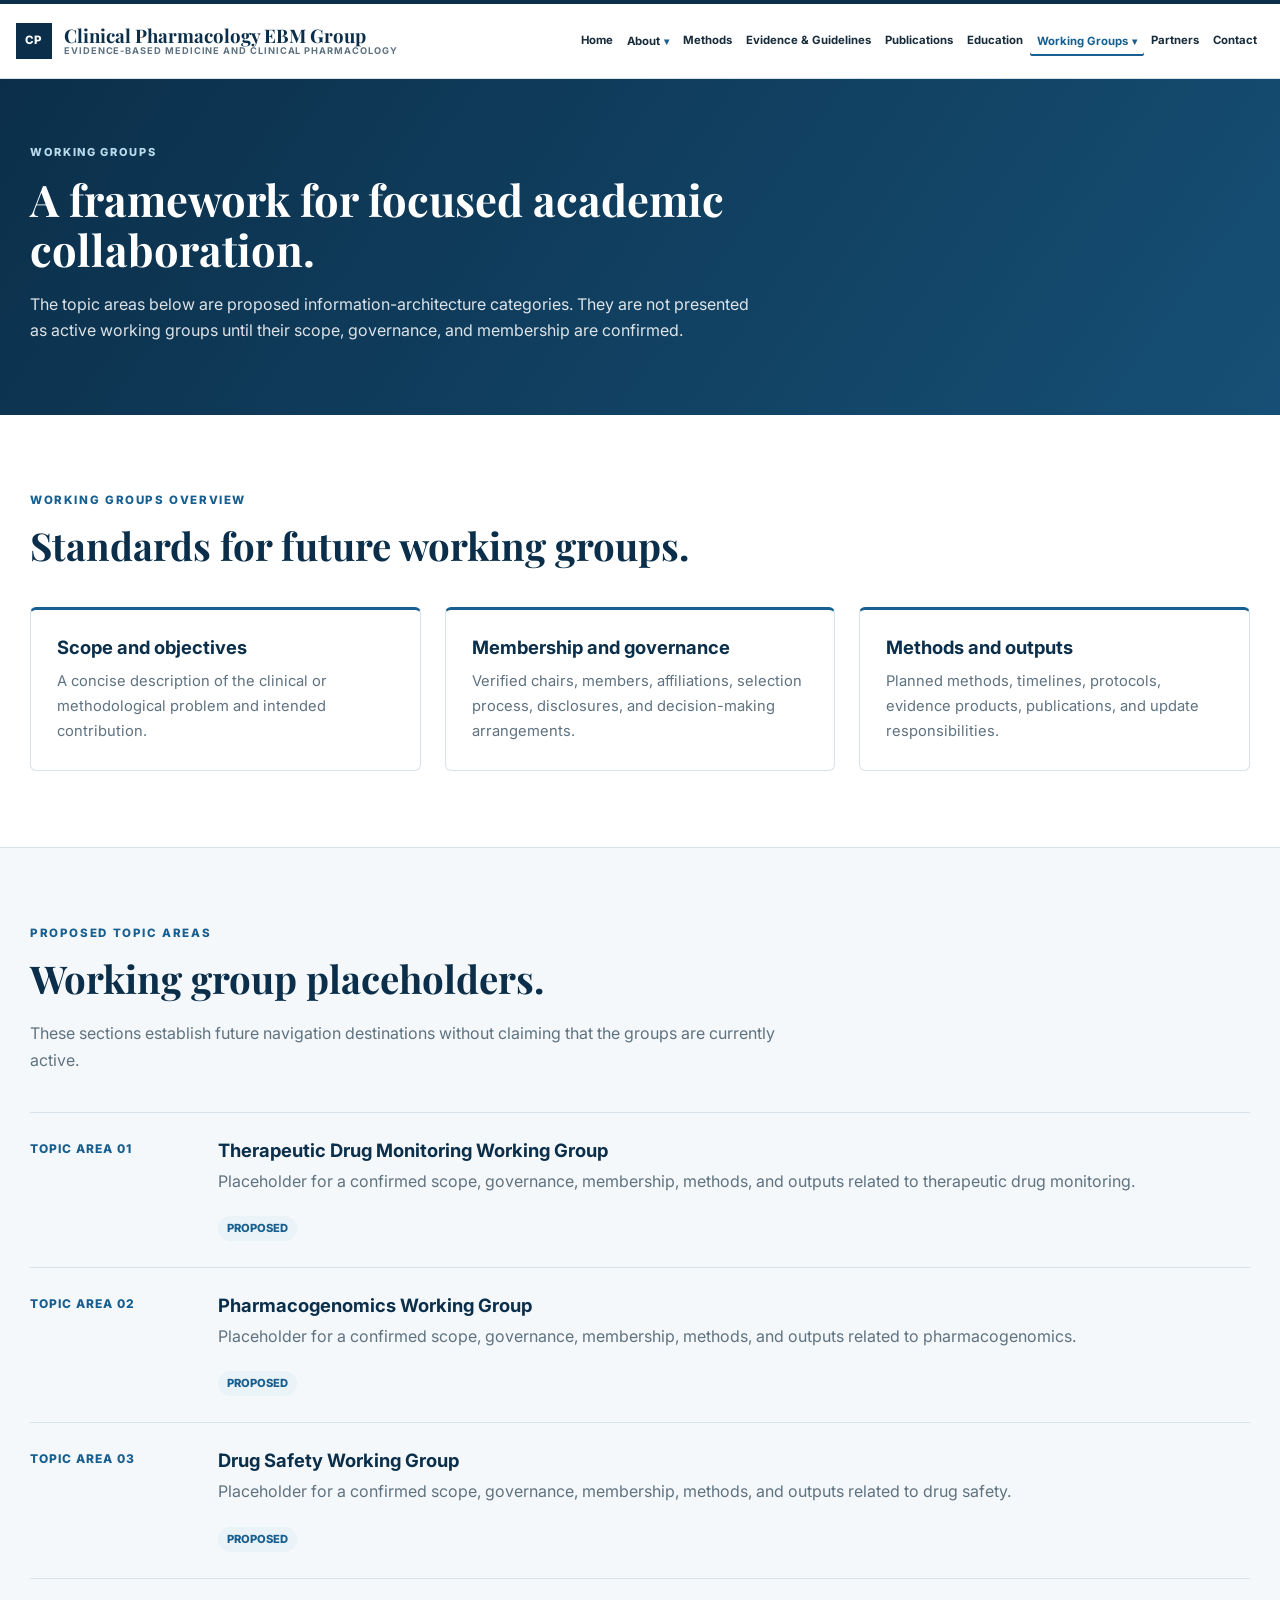
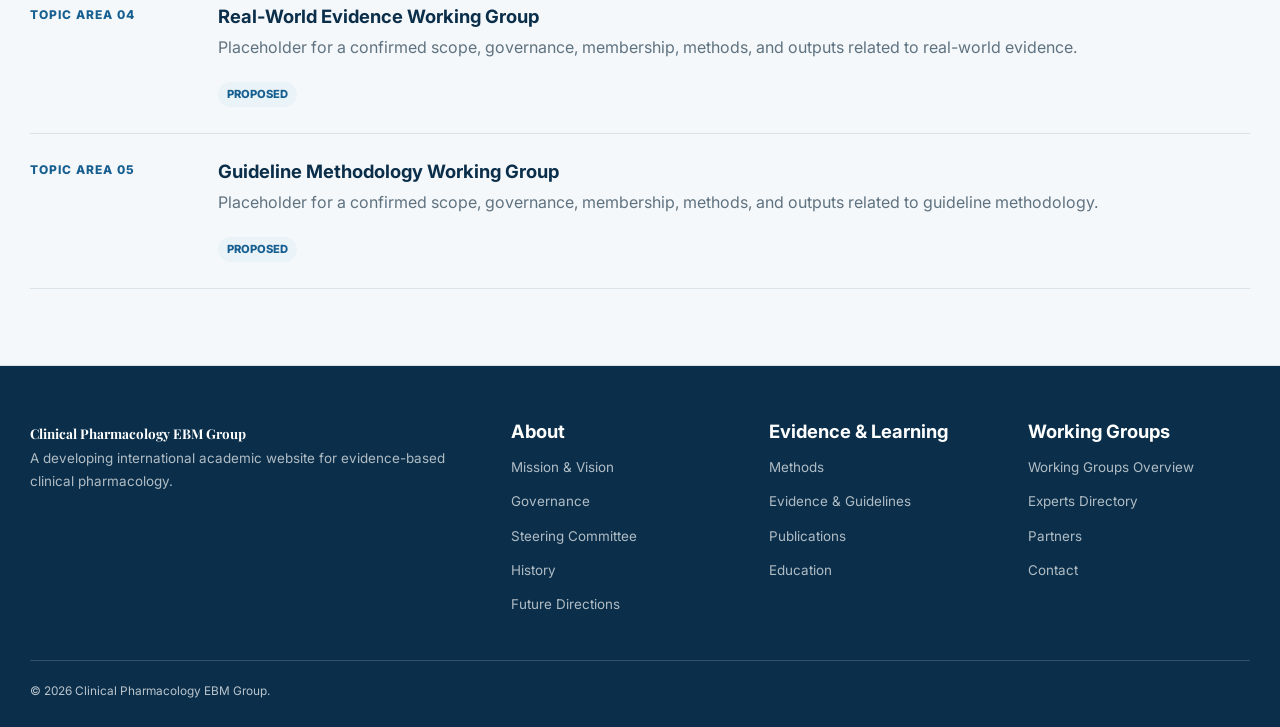
<file: pages/working-groups.html>
<!DOCTYPE html>
<html lang="en">
<head>
  <meta charset="UTF-8">
  <meta name="viewport" content="width=device-width,initial-scale=1.0">
  <title>Working Groups - Clinical Pharmacology EBM Group</title>
  <meta name="description" content="Working group framework for Clinical Pharmacology EBM Group.">
  <link rel="preconnect" href="https://fonts.googleapis.com">
  <link rel="preconnect" href="https://fonts.gstatic.com" crossorigin>
  <link href="https://fonts.googleapis.com/css2?family=Inter:wght@400;500;600;700;800&family=Playfair+Display:wght@600;700&display=swap" rel="stylesheet">
  <link rel="stylesheet" href="../css/style.css">
</head>
<body>
  <a class="skip-link" href="#main">Skip to content</a>
  <header class="site-header">
    <div class="container header-row">
      <a class="brand" href="../index.html">Clinical Pharmacology EBM Group<small>Evidence-based medicine and clinical pharmacology</small></a>
      <button class="nav-toggle" type="button" aria-expanded="false">Menu</button>
      <nav class="nav" aria-label="Primary navigation">
  <a href="../index.html">Home</a>
  <div class="nav-group"><button class="nav-parent" type="button" aria-expanded="false">About</button><div class="dropdown"><a href="about.html#mission">Mission &amp; Vision</a><a href="about.html#governance">Governance</a><a href="about.html#steering-committee">Steering Committee</a><a href="about.html#history">History</a><a href="about.html#future-directions">Future Directions</a></div></div>
  <a href="methods.html">Methods</a>
  <a href="evidence-guidelines.html">Evidence &amp; Guidelines</a>
  <a href="publications.html">Publications</a>
  <a href="education.html">Education</a>
  <div class="nav-group"><button class="nav-parent" type="button" aria-expanded="false">Working Groups</button><div class="dropdown"><a href="working-groups.html#overview">Working Groups Overview</a><a href="experts.html">Experts Directory</a><a href="working-groups.html#therapeutic-drug-monitoring">Therapeutic Drug Monitoring WG</a><a href="working-groups.html#pharmacogenomics">Pharmacogenomics WG</a><a href="working-groups.html#drug-safety">Drug Safety WG</a><a href="working-groups.html#real-world-evidence">Real-World Evidence WG</a><a href="working-groups.html#guideline-methodology">Guideline Methodology WG</a></div></div>
  <a href="partners.html">Partners</a>
  <a href="contact.html">Contact</a>
</nav>
    </div>
  </header>

  <main id="main">
    <section class="hero">
      <div class="container">
        <span class="eyebrow">Working Groups</span>
        <h1>A framework for focused academic collaboration.</h1>
        <p>The topic areas below are proposed information-architecture categories. They are not presented as active working groups until their scope, governance, and membership are confirmed.</p>
      </div>
    </section>

    <section class="section" id="overview">
      <div class="container">
        <div class="section-heading">
          <span class="kicker">Working Groups Overview</span>
          <h2>Standards for future working groups.</h2>
        </div>
        <div class="grid-3">
          <article class="card"><h3>Scope and objectives</h3><p>A concise description of the clinical or methodological problem and intended contribution.</p></article>
          <article class="card"><h3>Membership and governance</h3><p>Verified chairs, members, affiliations, selection process, disclosures, and decision-making arrangements.</p></article>
          <article class="card"><h3>Methods and outputs</h3><p>Planned methods, timelines, protocols, evidence products, publications, and update responsibilities.</p></article>
        </div>
      </div>
    </section>

    <section class="section section-soft">
      <div class="container">
        <div class="section-heading">
          <span class="kicker">Proposed Topic Areas</span>
          <h2>Working group placeholders.</h2>
          <p>These sections establish future navigation destinations without claiming that the groups are currently active.</p>
        </div>
        <div class="listing">
          <article class="listing-item" id="therapeutic-drug-monitoring"><div class="listing-label">Topic area 01</div><div><h3>Therapeutic Drug Monitoring Working Group</h3><p class="muted">Placeholder for a confirmed scope, governance, membership, methods, and outputs related to therapeutic drug monitoring.</p><span class="status">Proposed</span></div></article>
          <article class="listing-item" id="pharmacogenomics"><div class="listing-label">Topic area 02</div><div><h3>Pharmacogenomics Working Group</h3><p class="muted">Placeholder for a confirmed scope, governance, membership, methods, and outputs related to pharmacogenomics.</p><span class="status">Proposed</span></div></article>
          <article class="listing-item" id="drug-safety"><div class="listing-label">Topic area 03</div><div><h3>Drug Safety Working Group</h3><p class="muted">Placeholder for a confirmed scope, governance, membership, methods, and outputs related to drug safety.</p><span class="status">Proposed</span></div></article>
          <article class="listing-item" id="real-world-evidence"><div class="listing-label">Topic area 04</div><div><h3>Real-World Evidence Working Group</h3><p class="muted">Placeholder for a confirmed scope, governance, membership, methods, and outputs related to real-world evidence.</p><span class="status">Proposed</span></div></article>
          <article class="listing-item" id="guideline-methodology"><div class="listing-label">Topic area 05</div><div><h3>Guideline Methodology Working Group</h3><p class="muted">Placeholder for a confirmed scope, governance, membership, methods, and outputs related to guideline methodology.</p><span class="status">Proposed</span></div></article>
        </div>
      </div>
    </section>
  </main>

  <footer class="site-footer">
  <div class="container footer-grid">
    <div><a class="brand" href="../index.html">Clinical Pharmacology EBM Group</a><p>A developing international academic website for evidence-based clinical pharmacology.</p></div>
    <div><h3>About</h3><ul class="footer-links"><li><a href="about.html#mission">Mission &amp; Vision</a></li><li><a href="about.html#governance">Governance</a></li><li><a href="about.html#steering-committee">Steering Committee</a></li><li><a href="about.html#history">History</a></li><li><a href="about.html#future-directions">Future Directions</a></li></ul></div>
    <div><h3>Evidence &amp; Learning</h3><ul class="footer-links"><li><a href="methods.html">Methods</a></li><li><a href="evidence-guidelines.html">Evidence &amp; Guidelines</a></li><li><a href="publications.html">Publications</a></li><li><a href="education.html">Education</a></li></ul></div>
    <div><h3>Working Groups</h3><ul class="footer-links"><li><a href="working-groups.html#overview">Working Groups Overview</a></li><li><a href="experts.html">Experts Directory</a></li><li><a href="partners.html">Partners</a></li><li><a href="contact.html">Contact</a></li></ul></div>
  </div>
  <div class="container footer-bottom">&copy; 2026 Clinical Pharmacology EBM Group.</div>
</footer>
  <script src="../js/main.js"></script>
</body>
</html>
</file>
<file: css/style.css>
:root {
  --navy: #0b2f4a;
  --blue: #175f91;
  --blue-light: #eaf3f8;
  --ink: #172b3a;
  --muted: #5f7280;
  --line: #d8e2e8;
  --paper: #ffffff;
  --soft: #f5f8fa;
  --accent: #267a65;
  --max: 1220px;
  --header-max: 1480px;
  --radius: 6px;
  --shadow: 0 12px 32px rgba(11, 47, 74, 0.08);
  --sans: "Inter", -apple-system, BlinkMacSystemFont, "Segoe UI", sans-serif;
  --serif: "Playfair Display", Georgia, serif;
}

* { box-sizing: border-box; }
html { scroll-behavior: smooth; }
[id] { scroll-margin-top: 96px; }
body {
  margin: 0;
  color: var(--ink);
  background: var(--paper);
  font-family: var(--sans);
  line-height: 1.7;
  -webkit-font-smoothing: antialiased;
}
a { color: var(--blue); text-decoration: none; }
a:hover { color: var(--accent); }
a:focus-visible, button:focus-visible, input:focus-visible, textarea:focus-visible, select:focus-visible {
  outline: 3px solid rgba(23, 95, 145, 0.25);
  outline-offset: 3px;
}
h1, h2, h3, h4 { color: var(--navy); line-height: 1.25; }
h1, h2 { font-family: var(--serif); }
h1 { font-size: clamp(2.35rem, 5vw, 4.4rem); margin: 0 0 20px; }
h2 { font-size: clamp(1.8rem, 3vw, 2.65rem); margin: 0 0 18px; }
h3 { font-size: 1.15rem; margin: 0 0 10px; }
p { margin: 0 0 18px; }
ul { padding-left: 22px; }
.container { width: min(calc(100% - 40px), var(--max)); margin: 0 auto; }
.skip-link { position: absolute; left: -9999px; top: 8px; z-index: 2000; }
.skip-link:focus { left: 12px; background: #fff; padding: 8px 12px; }

.site-header {
  position: sticky;
  top: 0;
  z-index: 1000;
  background: rgba(255, 255, 255, 0.98);
  border-top: 4px solid var(--navy);
  border-bottom: 1px solid var(--line);
}
.header-row {
  width: min(calc(100% - 32px), var(--header-max));
  min-height: 74px;
  display: flex;
  align-items: center;
  justify-content: space-between;
  gap: 18px;
}
.brand {
  color: var(--navy);
  font-family: var(--serif);
  font-size: 1.17rem;
  font-weight: 700;
  line-height: 1.15;
}
.site-header .brand {
  flex: 0 0 auto;
  position: relative;
  padding-left: 48px;
  white-space: nowrap;
}
.site-header .brand::before {
  content: "CP";
  position: absolute;
  left: 0;
  top: 50%;
  width: 36px;
  height: 36px;
  transform: translateY(-50%);
  display: grid;
  place-items: center;
  background: var(--navy);
  color: #fff;
  font-family: var(--sans);
  font-size: 0.72rem;
  font-weight: 800;
  letter-spacing: 0.04em;
}
.brand small { display: block; color: var(--muted); font-family: var(--sans); font-size: 0.58rem; font-weight: 700; letter-spacing: 0.1em; text-transform: uppercase; }
.nav { display: flex; align-items: center; justify-content: flex-end; gap: 0; flex-wrap: nowrap; white-space: nowrap; }
.nav a, .nav-parent { border: 0; border-radius: 2px; background: transparent; color: var(--ink); cursor: pointer; font-family: var(--sans); font-size: 0.71rem; font-weight: 700; padding: 8px 7px; }
.nav a:hover, .nav a.active, .nav-parent:hover, .nav-parent.active { background: transparent; color: var(--blue); box-shadow: inset 0 -2px var(--blue); }
.nav-group { position: relative; }
.nav-parent::after { content: "▾"; color: var(--blue); font-size: 0.62rem; margin-left: 4px; }
.dropdown {
  display: none;
  position: absolute;
  top: calc(100% + 8px);
  left: 0;
  z-index: 1100;
  min-width: 230px;
  background: #fff;
  border: 1px solid var(--line);
  border-top: 3px solid var(--blue);
  box-shadow: var(--shadow);
  padding: 7px;
  white-space: normal;
}
.nav-group:last-of-type .dropdown { left: auto; right: 0; min-width: 255px; }
.dropdown a { display: block; font-size: 0.72rem; line-height: 1.35; padding: 9px 10px; }
.dropdown a:hover, .dropdown a.active { background: var(--blue-light); box-shadow: none; }
.nav-group:hover > .dropdown, .nav-group:focus-within > .dropdown, .nav-group.open > .dropdown { display: block; }
.nav-toggle { display: none; border: 1px solid var(--line); background: #fff; color: var(--navy); border-radius: 4px; padding: 8px 11px; font-weight: 700; }

.hero { background: linear-gradient(125deg, var(--navy), #164f75); color: #fff; padding: 58px 0 54px; }
.hero-grid { display: grid; grid-template-columns: minmax(0, 1.65fr) minmax(250px, 0.65fr); gap: 56px; align-items: center; }
.hero h1, .hero h2 { color: #fff; }
.hero h1 { max-width: 840px; font-size: clamp(2rem, 3.4vw, 3.05rem); line-height: 1.16; margin-bottom: 16px; }
.hero p { color: rgba(255, 255, 255, 0.86); font-size: 1rem; line-height: 1.65; max-width: 720px; }
.eyebrow { display: inline-block; color: #b9dced; font-size: 0.69rem; font-weight: 800; letter-spacing: 0.15em; margin-bottom: 12px; text-transform: uppercase; }
.hero-aside { border-left: 1px solid rgba(255, 255, 255, 0.25); padding-left: 28px; }
.hero-aside p { font-size: 0.84rem; line-height: 1.65; }
.button-row { display: flex; flex-wrap: wrap; gap: 10px; margin-top: 22px; }
.btn { display: inline-block; border: 1px solid var(--blue); border-radius: 4px; background: var(--blue); color: #fff; font-size: 0.86rem; font-weight: 700; padding: 11px 18px; }
.btn:hover { background: var(--navy); border-color: var(--navy); color: #fff; }
.btn-light { background: #fff; border-color: #fff; color: var(--navy); }
.btn-outline { background: transparent; color: var(--blue); }
.hero .btn-outline { border-color: rgba(255,255,255,.55); color: #fff; }

.featured-content {
  background: #fff;
  border-bottom: 1px solid var(--line);
  padding: 30px 0 34px;
}
.featured-heading {
  display: flex;
  align-items: baseline;
  justify-content: space-between;
  gap: 24px;
  border-bottom: 1px solid var(--line);
  padding-bottom: 13px;
  margin-bottom: 0;
}
.featured-heading h2 {
  font-family: var(--sans);
  font-size: 0.83rem;
  font-weight: 800;
  letter-spacing: 0.13em;
  margin: 0;
  text-transform: uppercase;
}
.featured-heading p { color: var(--muted); font-size: 0.77rem; margin: 0; }
.featured-grid { display: grid; grid-template-columns: repeat(4, 1fr); }
.featured-item {
  min-height: 158px;
  border-right: 1px solid var(--line);
  color: var(--ink);
  padding: 22px 22px 12px 0;
  margin-right: 22px;
}
.featured-item:last-child { border-right: 0; margin-right: 0; }
.featured-item .index { color: var(--blue); display: block; font-size: 0.67rem; font-weight: 800; letter-spacing: 0.12em; margin-bottom: 12px; }
.featured-item h3 { font-family: var(--serif); font-size: 1.12rem; margin-bottom: 7px; }
.featured-item p { color: var(--muted); font-size: 0.8rem; line-height: 1.55; margin-bottom: 8px; }
.featured-item:hover h3 { color: var(--blue); }

.section { padding: 76px 0; }
.section-soft { background: var(--soft); border-top: 1px solid var(--line); border-bottom: 1px solid var(--line); }
.section-heading { max-width: 760px; margin-bottom: 38px; }
.section-heading p, .muted { color: var(--muted); }
.kicker { color: var(--blue); display: block; font-size: 0.72rem; font-weight: 800; letter-spacing: 0.14em; margin-bottom: 10px; text-transform: uppercase; }
.grid-2, .grid-3, .grid-4 { display: grid; gap: 24px; }
.grid-2 { grid-template-columns: repeat(2, 1fr); }
.grid-3 { grid-template-columns: repeat(3, 1fr); }
.grid-4 { grid-template-columns: repeat(4, 1fr); }
.card {
  background: #fff;
  border: 1px solid var(--line);
  border-top: 3px solid var(--blue);
  border-radius: var(--radius);
  padding: 26px;
}
.card p, .card li { color: var(--muted); font-size: 0.92rem; }
.card p:last-child { margin-bottom: 0; }
.text-link { font-size: 0.85rem; font-weight: 800; }
.split { display: grid; grid-template-columns: minmax(0, 1.2fr) minmax(280px, 0.8fr); gap: 72px; }
.principles { list-style: none; padding: 0; margin: 0; }
.principles li { border-top: 1px solid var(--line); padding: 18px 0; }
.principles strong { color: var(--navy); display: block; }

.listing { border-top: 1px solid var(--line); }
.listing-item { display: grid; grid-template-columns: 160px 1fr; gap: 28px; border-bottom: 1px solid var(--line); padding: 26px 0; }
.listing-label { color: var(--blue); font-size: 0.75rem; font-weight: 800; letter-spacing: 0.08em; text-transform: uppercase; }
.listing-item h3 { margin-bottom: 6px; }
.status { display: inline-block; background: var(--blue-light); border-radius: 20px; color: var(--blue); font-size: 0.7rem; font-weight: 800; padding: 3px 9px; text-transform: uppercase; }
.placeholder { border: 1px dashed #aebfc9; background: var(--soft); border-radius: var(--radius); color: var(--muted); padding: 24px; }
.placeholder strong { color: var(--navy); display: block; margin-bottom: 5px; }
.notice { max-width: 760px; margin: 0 auto; background: #fff; border: 1px solid var(--line); border-left: 5px solid var(--blue); box-shadow: var(--shadow); padding: 36px; }

.form { max-width: 760px; }
.form-grid { display: grid; grid-template-columns: 1fr 1fr; gap: 18px; }
.field { margin-bottom: 18px; }
.field label { display: block; color: var(--navy); font-size: 0.82rem; font-weight: 700; margin-bottom: 6px; }
.field input, .field textarea, .field select { width: 100%; border: 1px solid var(--line); border-radius: 4px; padding: 12px; font: inherit; }
.field textarea { min-height: 140px; resize: vertical; }
.form-note { color: var(--muted); font-size: 0.82rem; }

.site-footer { background: var(--navy); color: rgba(255,255,255,.72); padding: 54px 0 26px; }
.footer-grid { display: grid; grid-template-columns: 2fr 1fr 1fr 1fr; gap: 36px; }
.site-footer .brand, .site-footer h3 { color: #fff; }
.site-footer p, .site-footer a { color: rgba(255,255,255,.68); font-size: 0.84rem; }
.footer-links { list-style: none; padding: 0; margin: 0; }
.footer-links li { margin: 7px 0; }
.footer-bottom { border-top: 1px solid rgba(255,255,255,.16); margin-top: 36px; padding-top: 20px; font-size: 0.74rem; }

@media (max-width: 1240px) {
  .nav-toggle { display: block; }
  .nav { display: none; position: absolute; left: 0; right: 0; top: 74px; background: #fff; border-bottom: 1px solid var(--line); box-shadow: var(--shadow); padding: 16px 20px; white-space: normal; }
  .nav.open { display: grid; grid-template-columns: repeat(2, 1fr); }
  .nav-group { position: static; }
  .nav-parent { width: 100%; text-align: left; }
  .dropdown, .nav-group:last-of-type .dropdown {
    position: static;
    min-width: 0;
    border: 0;
    border-left: 2px solid var(--line);
    box-shadow: none;
    margin: 0 0 8px 8px;
    padding: 0 0 0 8px;
  }
  .nav-group:hover > .dropdown, .nav-group:focus-within > .dropdown { display: none; }
  .nav-group.open > .dropdown { display: block; }
}
@media (max-width: 800px) {
  .hero { padding: 48px 0 44px; }
  .hero-grid, .split { grid-template-columns: 1fr; gap: 34px; }
  .hero-aside { border-left: 0; border-top: 1px solid rgba(255,255,255,.25); padding: 22px 0 0; }
  .featured-grid { grid-template-columns: repeat(2, 1fr); }
  .featured-item:nth-child(2) { border-right: 0; margin-right: 0; }
  .grid-3, .grid-4 { grid-template-columns: repeat(2, 1fr); }
  .footer-grid { grid-template-columns: repeat(2, 1fr); }
}
@media (max-width: 560px) {
  .container { width: min(calc(100% - 28px), var(--max)); }
  .site-header .brand { font-size: 0.9rem; padding-left: 42px; white-space: normal; }
  .site-header .brand::before { width: 32px; height: 32px; }
  .brand small { display: none; }
  .featured-heading { align-items: flex-start; flex-direction: column; gap: 4px; }
  .featured-grid { grid-template-columns: 1fr; }
  .featured-item, .featured-item:nth-child(2) { min-height: 0; border-right: 0; border-bottom: 1px solid var(--line); margin-right: 0; padding: 20px 0; }
  .featured-item:last-child { border-bottom: 0; }
  .nav.open, .grid-2, .grid-3, .grid-4, .form-grid, .footer-grid { grid-template-columns: 1fr; }
  .listing-item { grid-template-columns: 1fr; gap: 6px; }
  .section { padding: 56px 0; }
}
@media (prefers-reduced-motion: reduce) {
  html { scroll-behavior: auto; }
  *, *::before, *::after { animation-duration: 0.01ms !important; transition-duration: 0.01ms !important; }
}
</file>
